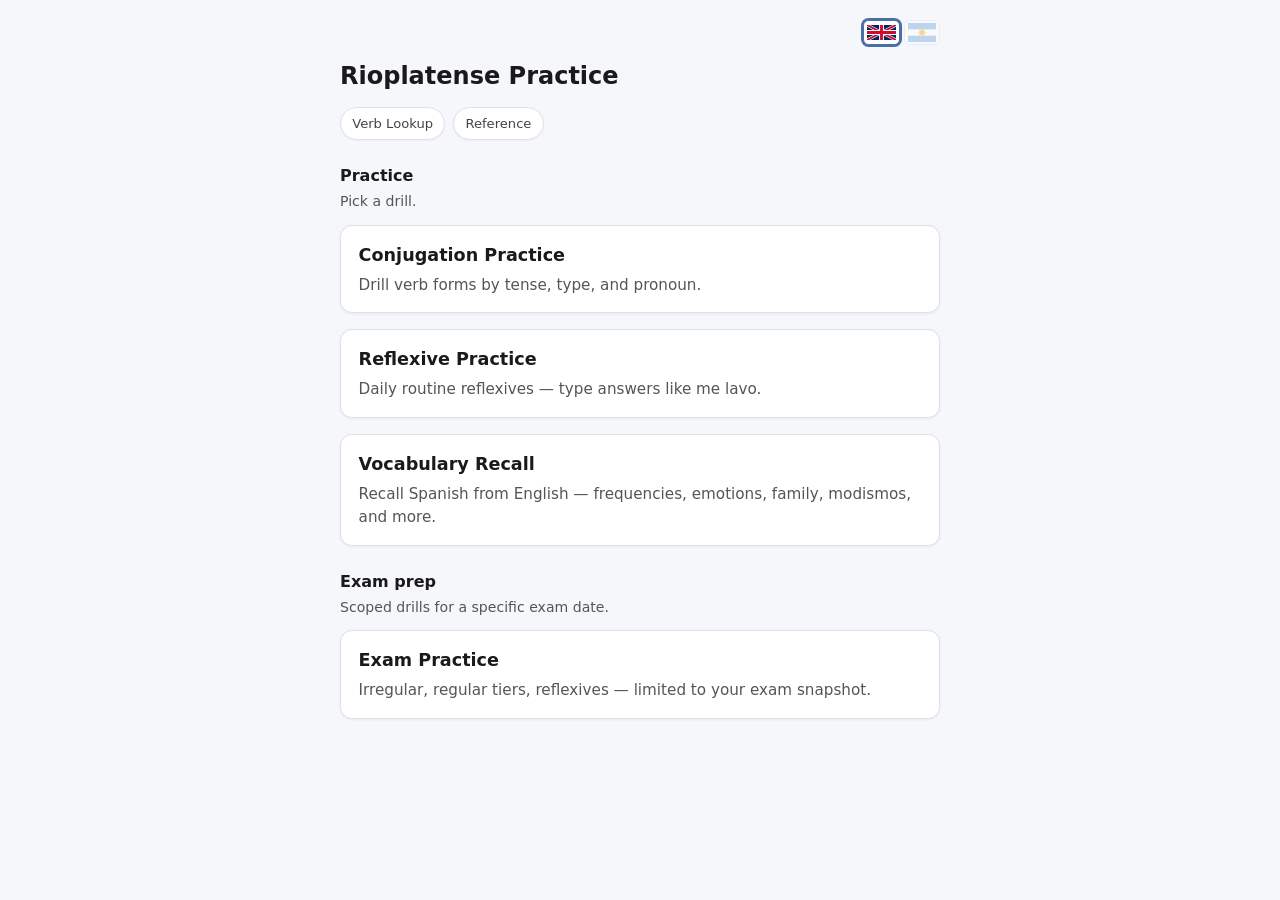
<file: index.html>
<!DOCTYPE html>
<html lang="en">
  <head>
    <meta charset="UTF-8" />
    <meta name="viewport" content="width=device-width, initial-scale=1.0" />
    <title>Rioplatense Practice</title>
    <link rel="stylesheet" href="css/style.css" />
  </head>
  <body>
    <main class="app">
      <header>
        <div class="header-top">
          <div id="locale-toggle"></div>
        </div>
        <h1 data-i18n="home.title">Rioplatense Practice</h1>
        <nav class="tools-bar" data-i18n-aria="nav.toolsAria">
          <!-- Card Creator hidden for now — page kept at card-creator.html; not used on phone. Re-enable when adding data via UI again. -->
          <a class="tool-link" href="verbs.html" data-i18n="nav.verbLookup">Verb Lookup</a>
          <a class="tool-link" href="reference.html" data-i18n="nav.reference">Reference</a>
        </nav>
      </header>

      <section class="home-section" aria-labelledby="practice-heading">
        <h2 id="practice-heading" class="home-section-title" data-i18n="home.practiceHeading">Practice</h2>
        <p class="home-section-intro" data-i18n="home.practiceIntro">Pick a drill.</p>
        <nav class="mode-nav" data-i18n-aria="nav.practiceDrillsAria">
          <a class="mode-card" href="conjugation.html">
            <h3 data-i18n="home.conjugationTitle">Conjugation Practice</h3>
            <p data-i18n="home.conjugationDesc">Drill verb forms by tense, type, and pronoun.</p>
          </a>
          <a class="mode-card" href="reflexive.html">
            <h3 data-i18n="home.reflexiveTitle">Reflexive Practice</h3>
            <p data-i18n="home.reflexiveDesc">Daily routine reflexives — type answers like me lavo.</p>
          </a>
          <a class="mode-card" href="vocab.html">
            <h3 data-i18n="home.vocabTitle">Vocabulary Recall</h3>
            <p data-i18n="home.vocabDesc">Recall Spanish from English — frequencies, emotions, family, modismos, and more.</p>
          </a>
        </nav>
      </section>

      <section class="home-section" aria-labelledby="exam-heading">
        <h2 id="exam-heading" class="home-section-title" data-i18n="home.examHeading">Exam prep</h2>
        <p class="home-section-intro" data-i18n="home.examIntro">Scoped drills for a specific exam date.</p>
        <nav class="mode-nav" data-i18n-aria="nav.examPracticeAria">
          <a class="mode-card" href="exam.html">
            <h3 data-i18n="home.examTitle">Exam Practice</h3>
            <p data-i18n="home.examDesc">Irregular, regular tiers, reflexives — limited to your exam snapshot.</p>
          </a>
        </nav>
      </section>
    </main>

    <script type="module" src="src/home.js"></script>
  </body>
</html>
</file>
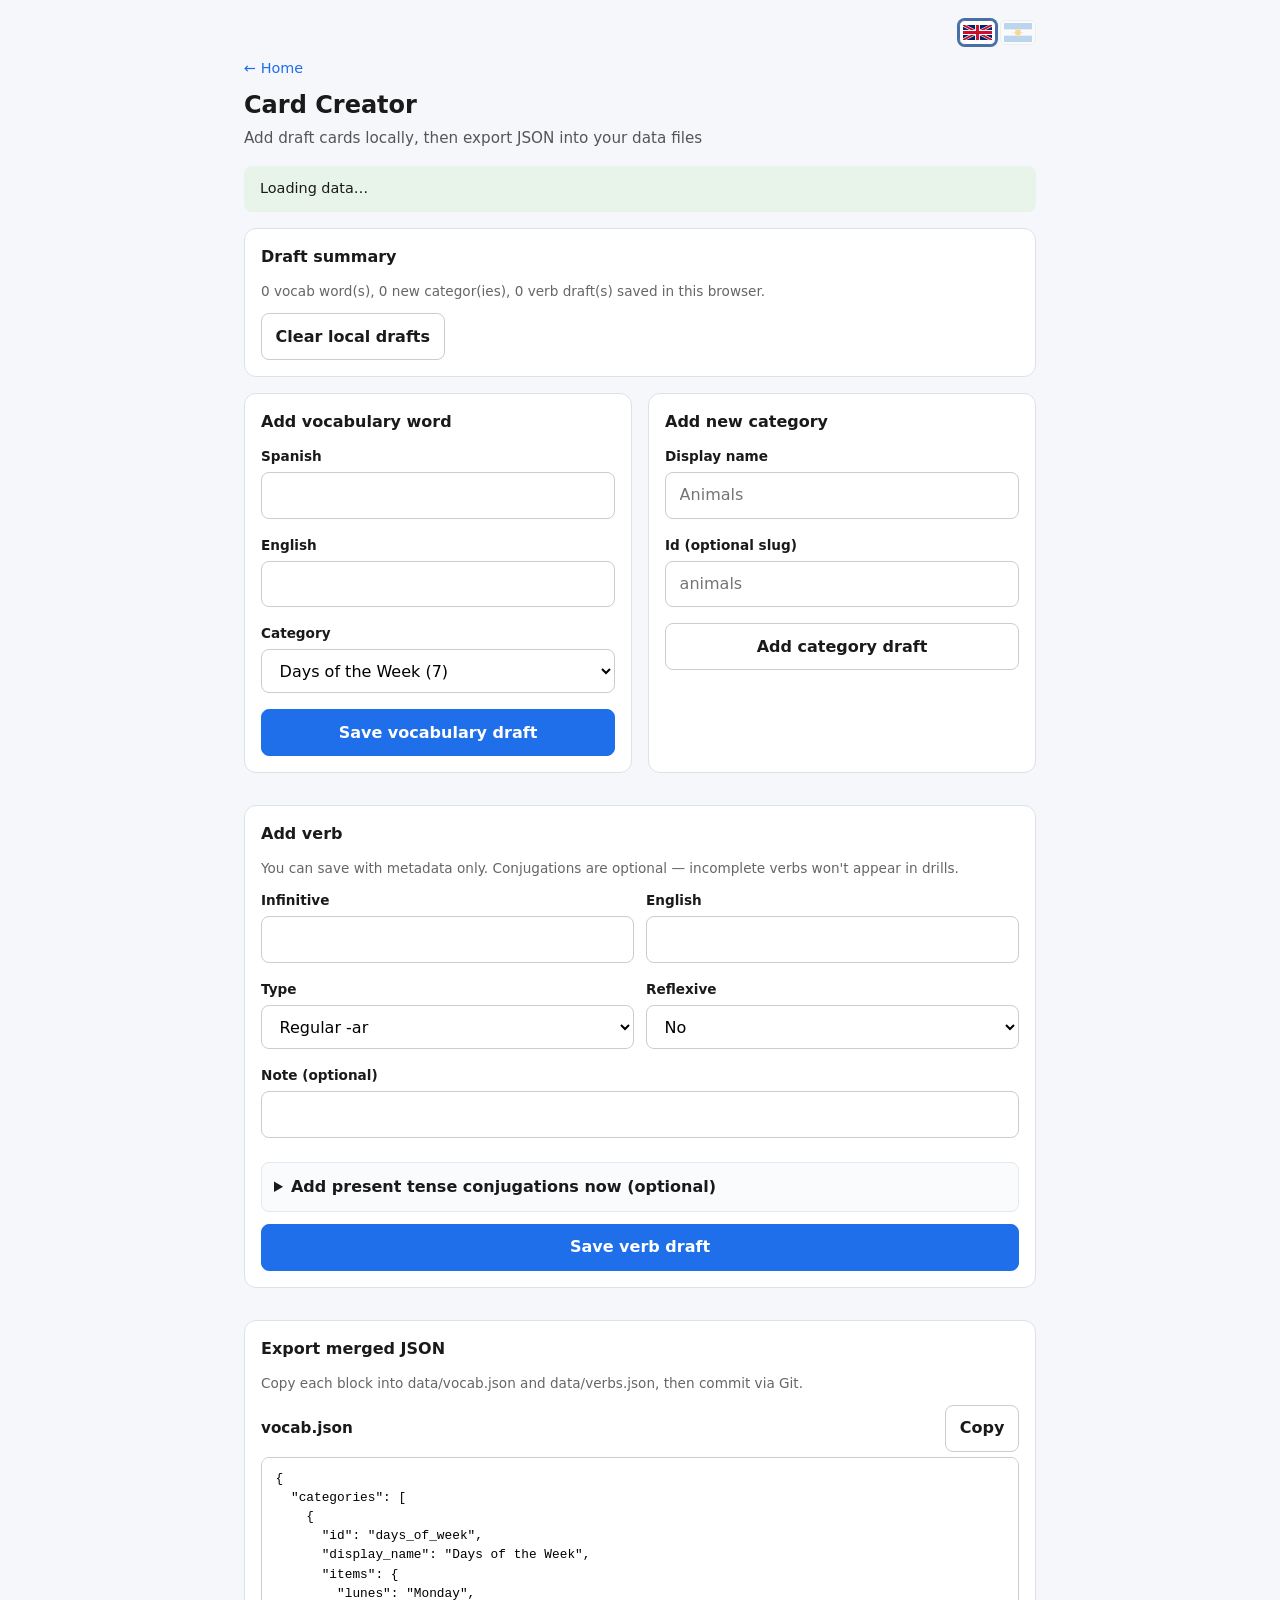
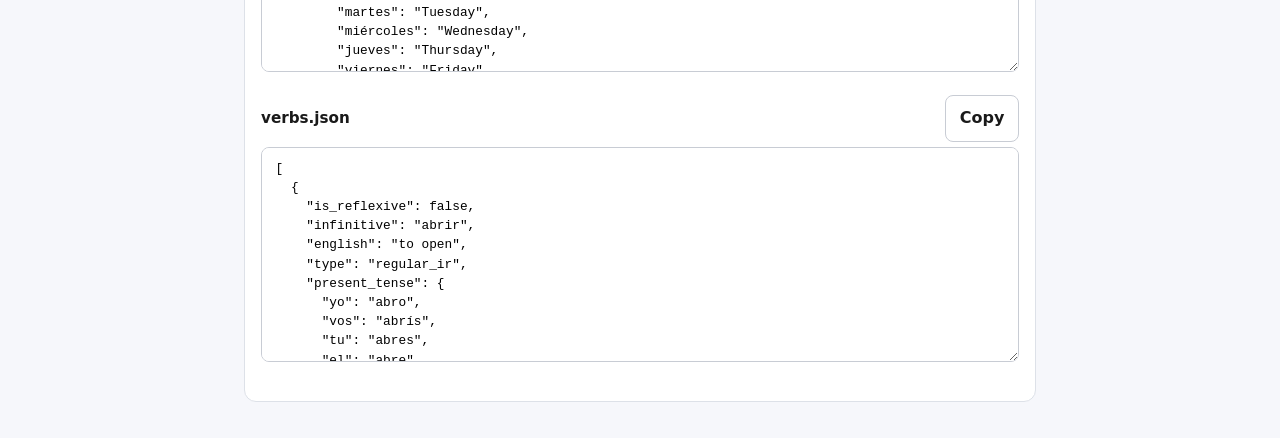
<file: card-creator.html>
<!DOCTYPE html>
<html lang="en">
  <head>
    <meta charset="UTF-8" />
    <meta name="viewport" content="width=device-width, initial-scale=1.0" />
    <title>Card Creator · Rioplatense</title>
    <link rel="stylesheet" href="css/style.css" />
  </head>
  <body>
    <main class="app app-wide">
      <header>
        <div class="header-top">
          <div id="locale-toggle"></div>
        </div>
        <p class="back-link"><a id="back-link" href="index.html" data-i18n="nav.home">← Home</a></p>
        <h1 data-i18n="page.creator.heading">Card Creator</h1>
        <p class="subtitle" data-i18n="page.creator.subtitle">Add draft cards locally, then export JSON into your data files</p>
      </header>

      <p id="status" class="status" aria-live="polite" data-i18n="creator.loading">Loading data…</p>

      <section class="panel">
        <h2 class="panel-title" data-i18n="creator.draftSummaryTitle">Draft summary</h2>
        <p id="draft-summary" class="field-hint"></p>
        <button type="button" id="clear-drafts" class="secondary-action" data-i18n="creator.clearDrafts">Clear local drafts</button>
      </section>

      <div class="creator-grid">
        <section class="panel">
          <h2 class="panel-title" data-i18n="creator.addVocabTitle">Add vocabulary word</h2>
          <form id="add-vocab-form" class="stack-form">
            <div class="field">
              <label for="vocab-spanish" data-i18n="creator.spanishLabel">Spanish</label>
              <input id="vocab-spanish" name="spanish" required autocomplete="off" />
            </div>
            <div class="field">
              <label for="vocab-english" data-i18n="creator.englishLabel">English</label>
              <input id="vocab-english" name="english" required autocomplete="off" />
            </div>
            <div class="field">
              <label for="vocab-category" data-i18n="creator.categoryLabel">Category</label>
              <select id="vocab-category" name="categoryId" required></select>
            </div>
            <button type="submit" class="primary-action" data-i18n="creator.saveVocabDraft">Save vocabulary draft</button>
          </form>
        </section>

        <section class="panel">
          <h2 class="panel-title" data-i18n="creator.addCategoryTitle">Add new category</h2>
          <form id="add-category-form" class="stack-form">
            <div class="field">
              <label for="category-name" data-i18n="creator.displayNameLabel">Display name</label>
              <input id="category-name" name="displayName" data-i18n-placeholder="creator.displayNamePlaceholder" placeholder="Animals" required autocomplete="off" />
            </div>
            <div class="field">
              <label for="category-id" data-i18n="creator.categoryIdLabel">Id (optional slug)</label>
              <input id="category-id" name="categoryId" data-i18n-placeholder="creator.categoryIdPlaceholder" placeholder="animals" autocomplete="off" />
            </div>
            <button type="submit" class="secondary-action" data-i18n="creator.addCategoryDraft">Add category draft</button>
          </form>
        </section>

        <section class="panel panel-wide">
          <h2 class="panel-title" data-i18n="creator.addVerbTitle">Add verb</h2>
          <p class="field-hint" data-i18n="creator.addVerbHint">You can save with metadata only. Conjugations are optional — incomplete verbs won't appear in drills.</p>
          <form id="add-verb-form" class="stack-form">
            <div class="creator-row">
              <div class="field">
                <label for="verb-infinitive" data-i18n="creator.infinitiveLabel">Infinitive</label>
                <input id="verb-infinitive" name="infinitive" required autocomplete="off" />
              </div>
              <div class="field">
                <label for="verb-english" data-i18n="creator.englishLabel">English</label>
                <input id="verb-english" name="english" required autocomplete="off" />
              </div>
            </div>
            <div class="creator-row">
              <div class="field">
                <label for="verb-type" data-i18n="creator.typeLabel">Type</label>
                <select id="verb-type" name="type" required></select>
              </div>
              <div class="field">
                <label for="verb-reflexive" data-i18n="creator.reflexiveLabel">Reflexive</label>
                <select id="verb-reflexive" name="isReflexive">
                  <option value="false" data-i18n="creator.no">No</option>
                  <option value="true" data-i18n="creator.yes">Yes</option>
                </select>
              </div>
            </div>
            <div class="field">
              <label for="verb-note" data-i18n="creator.noteLabel">Note (optional)</label>
              <input id="verb-note" name="note" autocomplete="off" />
            </div>

            <details class="conjugation-details">
              <summary data-i18n="creator.conjugationsSummary">Add present tense conjugations now (optional)</summary>
              <div id="conjugation-fields" class="conjugation-grid"></div>
            </details>

            <button type="submit" class="primary-action" data-i18n="creator.saveVerbDraft">Save verb draft</button>
          </form>
        </section>

        <section class="panel panel-wide">
          <h2 class="panel-title" data-i18n="creator.exportTitle">Export merged JSON</h2>
          <p class="field-hint" data-i18n="creator.exportHint">Copy each block into data/vocab.json and data/verbs.json, then commit via Git.</p>
          <div class="export-block">
            <div class="export-header">
              <h3 data-i18n="creator.exportVocabFile">vocab.json</h3>
              <button type="button" id="copy-vocab" class="secondary-action" data-i18n="creator.copy">Copy</button>
            </div>
            <textarea id="export-vocab" readonly rows="10"></textarea>
          </div>
          <div class="export-block">
            <div class="export-header">
              <h3 data-i18n="creator.exportVerbsFile">verbs.json</h3>
              <button type="button" id="copy-verbs" class="secondary-action" data-i18n="creator.copy">Copy</button>
            </div>
            <textarea id="export-verbs" readonly rows="10"></textarea>
          </div>
        </section>
      </div>
    </main>

    <script type="module" src="src/card-creator.js"></script>
  </body>
</html>
</file>
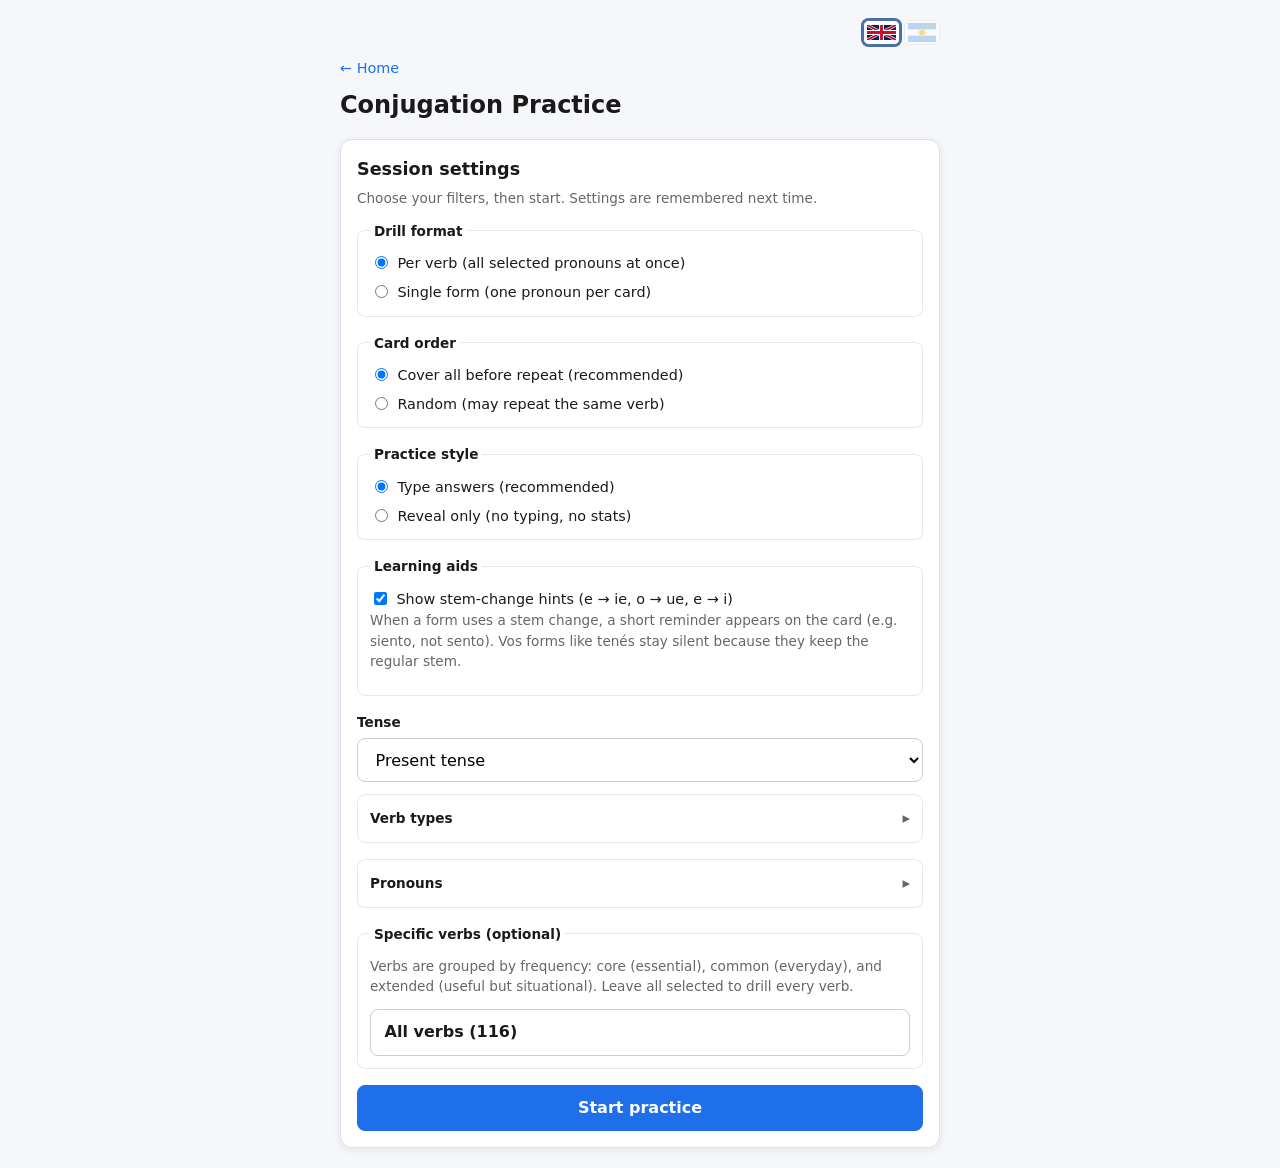
<file: conjugation.html>
<!DOCTYPE html>
<html lang="en">
  <head>
    <meta charset="UTF-8" />
    <meta name="viewport" content="width=device-width, initial-scale=1.0" />
    <title>Conjugation Practice · Rioplatense</title>
    <link rel="stylesheet" href="css/style.css" />
  </head>
  <body>
    <main class="app">
      <header>
        <div class="header-top">
          <div id="locale-toggle"></div>
        </div>
        <p class="back-link"><a id="back-link" href="index.html" data-i18n="nav.home">← Home</a></p>
        <h1 id="page-title" data-i18n="page.conjugation.heading">Conjugation Practice</h1>
        <p id="exam-scope-banner" class="exam-scope-banner" hidden></p>
      </header>

      <div id="settings-overlay" class="settings-overlay">
        <section class="settings-dialog" aria-labelledby="conjugation-settings-title">
          <h2 id="conjugation-settings-title" data-i18n="settings.sessionTitle">Session settings</h2>
          <p id="settings-intro" class="field-hint" data-i18n="settings.conjugationIntro">Choose your filters, then start. Settings are remembered next time.</p>

          <fieldset class="fieldset">
            <legend data-i18n="settings.drillFormatLegend">Drill format</legend>
            <div class="radio-group">
              <label class="radio-label">
                <input type="radio" name="drill-style" value="per_verb" checked />
                <span data-i18n="settings.drillFormatPerVerb">Per verb (all selected pronouns at once)</span>
              </label>
              <label class="radio-label">
                <input type="radio" name="drill-style" value="single" />
                <span data-i18n="settings.drillFormatSingle">Single form (one pronoun per card)</span>
              </label>
            </div>
          </fieldset>

          <fieldset class="fieldset">
            <legend data-i18n="settings.cardOrderLegend">Card order</legend>
            <div class="radio-group">
              <label class="radio-label">
                <input type="radio" name="card-order" value="deck" checked />
                <span data-i18n="settings.cardOrderDeck">Cover all before repeat (recommended)</span>
              </label>
              <label class="radio-label">
                <input type="radio" name="card-order" value="random" />
                <span data-i18n="settings.cardOrderRandom">Random (may repeat the same verb)</span>
              </label>
            </div>
          </fieldset>

          <fieldset class="fieldset">
            <legend data-i18n="settings.practiceStyleLegend">Practice style</legend>
            <div class="radio-group">
              <label class="radio-label">
                <input type="radio" name="input-mode" value="type" checked />
                <span data-i18n="settings.inputModeType">Type answers (recommended)</span>
              </label>
              <label class="radio-label">
                <input type="radio" name="input-mode" value="reveal" />
                <span data-i18n="settings.inputModeReveal">Reveal only (no typing, no stats)</span>
              </label>
            </div>
          </fieldset>

          <fieldset class="fieldset">
            <legend data-i18n="settings.learningAidsLegend">Learning aids</legend>
            <label class="checkbox-label">
              <input type="checkbox" name="stem-hints" checked />
              <span data-i18n="settings.stemHintsLabel">Show stem-change hints (e → ie, o → ue, e → i)</span>
            </label>
            <p class="field-hint" data-i18n="settings.stemHintsHintConjugation">
              When a form uses a stem change, a short reminder appears on the card (e.g. siento, not sento). Vos forms like tenés stay silent because they keep the regular stem.
            </p>
          </fieldset>

          <div class="field">
            <label for="tense" data-i18n="settings.tenseLabel">Tense</label>
            <select id="tense"></select>
          </div>

          <details class="fieldset collapsible">
            <summary data-i18n="settings.verbTypesSummary">Verb types</summary>
            <div id="verb-type-filters" class="checkbox-grid"></div>
          </details>

          <details class="fieldset collapsible">
            <summary data-i18n="settings.pronounsSummary">Pronouns</summary>
            <div id="pronoun-filters" class="checkbox-grid"></div>
          </details>

          <fieldset class="fieldset">
            <legend data-i18n="settings.specificVerbsLegend">Specific verbs (optional)</legend>
            <p class="field-hint" data-i18n="settings.specificVerbsHintConjugation">
              Verbs are grouped by frequency: core (essential), common (everyday), and extended (useful but situational). Leave all selected to drill every verb.
            </p>
            <button
              type="button"
              id="verb-picker-toggle"
              class="picker-toggle secondary-action"
              aria-expanded="false"
              aria-controls="verb-picker-modal"
              data-i18n="verbPicker.allVerbs"
            >
              All verbs
            </button>
          </fieldset>

          <div
            id="verb-picker-modal"
            class="modal-overlay"
            hidden
            role="dialog"
            aria-modal="true"
            aria-labelledby="verb-picker-title"
          >
            <section class="modal-dialog modal-dialog-wide">
              <h2 id="verb-picker-title" data-i18n="verbPicker.chooseVerbs">Choose verbs</h2>
              <div class="picker-toolbar">
                <button type="button" id="verb-select-core" class="secondary-action" data-i18n="verbPicker.coreOnly">Core only</button>
                <button type="button" id="verb-select-common" class="secondary-action" data-i18n="verbPicker.coreCommon">Core + common</button>
                <button type="button" id="verb-select-all" class="secondary-action" data-i18n="verbPicker.selectAll">Select all</button>
                <button type="button" id="verb-clear-all" class="secondary-action" data-i18n="verbPicker.clearAll">Clear all</button>
              </div>
              <div id="verb-filters" class="picker-scroll verb-picker-list"></div>
              <button type="button" id="verb-picker-done" class="primary-action" data-i18n="verbPicker.done">Done</button>
            </section>
          </div>

          <button type="button" id="start-practice" class="primary-action" data-i18n="settings.startPractice">Start practice</button>
        </section>
      </div>

      <div id="drill-session" hidden>
        <div id="session-bar" class="session-bar">
          <button type="button" id="stats-toggle" class="stats-chip" aria-haspopup="dialog"></button>
          <button type="button" id="change-settings" class="secondary-action" data-i18n="settings.changeSettings">Change settings</button>
        </div>

        <p id="dialect-warning" class="dialect-warning" hidden></p>
        <section id="card" class="card" aria-live="polite"></section>
        <p id="meta" class="meta"></p>

        <form id="answer-form" class="answer-form">
          <div id="single-answer-row" class="single-answer-row">
            <label for="answer-input" data-i18n="drill.yourAnswer">Your answer</label>
            <input id="answer-input" type="text" autocomplete="off" autocapitalize="off" spellcheck="false" />
          </div>
        </form>
        <div id="table-answer-fields" class="conjugation-table-drill" hidden></div>

        <p id="answer-feedback" class="answer-feedback" hidden aria-live="polite"></p>

        <div class="drill-actions">
          <button type="button" id="primary-action" class="primary-action" data-action="check" data-i18n="drill.check">Check</button>
          <div id="secondary-actions" class="secondary-actions">
            <button type="button" id="reveal-answer" class="secondary-action" data-i18n="drill.revealAnswer">Reveal Answer</button>
          </div>
        </div>
      </div>

      <div
        id="verb-detail-modal"
        class="modal-overlay"
        hidden
        role="dialog"
        aria-modal="true"
        aria-labelledby="verb-detail-title"
      >
        <section class="modal-dialog modal-dialog-wide">
          <div id="verb-detail-body"></div>
          <button type="button" id="verb-detail-close" class="primary-action" data-i18n="settings.close">Close</button>
        </section>
      </div>

      <div id="stats-modal" class="modal-overlay" hidden role="dialog" aria-modal="true" aria-labelledby="stats-modal-title">
        <section class="modal-dialog">
          <div id="stats-modal-body"></div>
          <button type="button" id="stats-modal-close" class="primary-action" data-i18n="settings.close">Close</button>
        </section>
      </div>
    </main>

    <script type="module" src="src/conjugation.js"></script>
  </body>
</html>
</file>
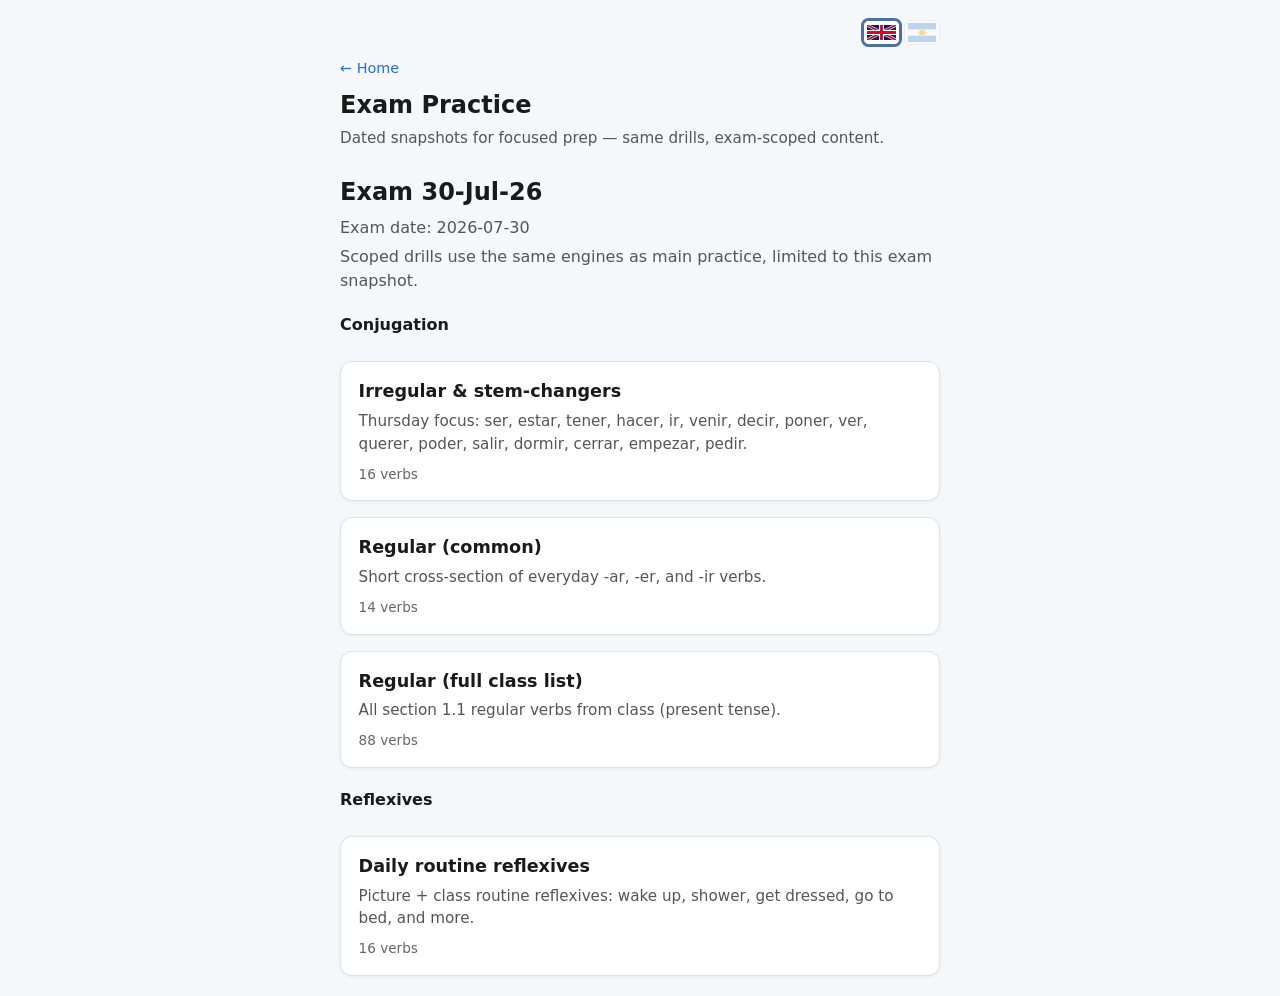
<file: exam.html>
<!DOCTYPE html>
<html lang="en">
  <head>
    <meta charset="UTF-8" />
    <meta name="viewport" content="width=device-width, initial-scale=1.0" />
    <title>Exam Practice · Rioplatense</title>
    <link rel="stylesheet" href="css/style.css" />
  </head>
  <body>
    <main class="app">
      <header>
        <div class="header-top">
          <div id="locale-toggle"></div>
        </div>
        <p class="back-link"><a id="back-link" href="index.html" data-i18n="nav.home">← Home</a></p>
        <h1 data-i18n="page.exam.heading">Exam Practice</h1>
        <p class="subtitle" data-i18n="page.exam.subtitle">Dated snapshots for focused prep — same drills, exam-scoped content.</p>
      </header>

      <p id="exam-status" class="status error" hidden></p>
      <div id="exam-list"></div>
    </main>

    <script type="module" src="src/exam-hub.js"></script>
  </body>
</html>
</file>
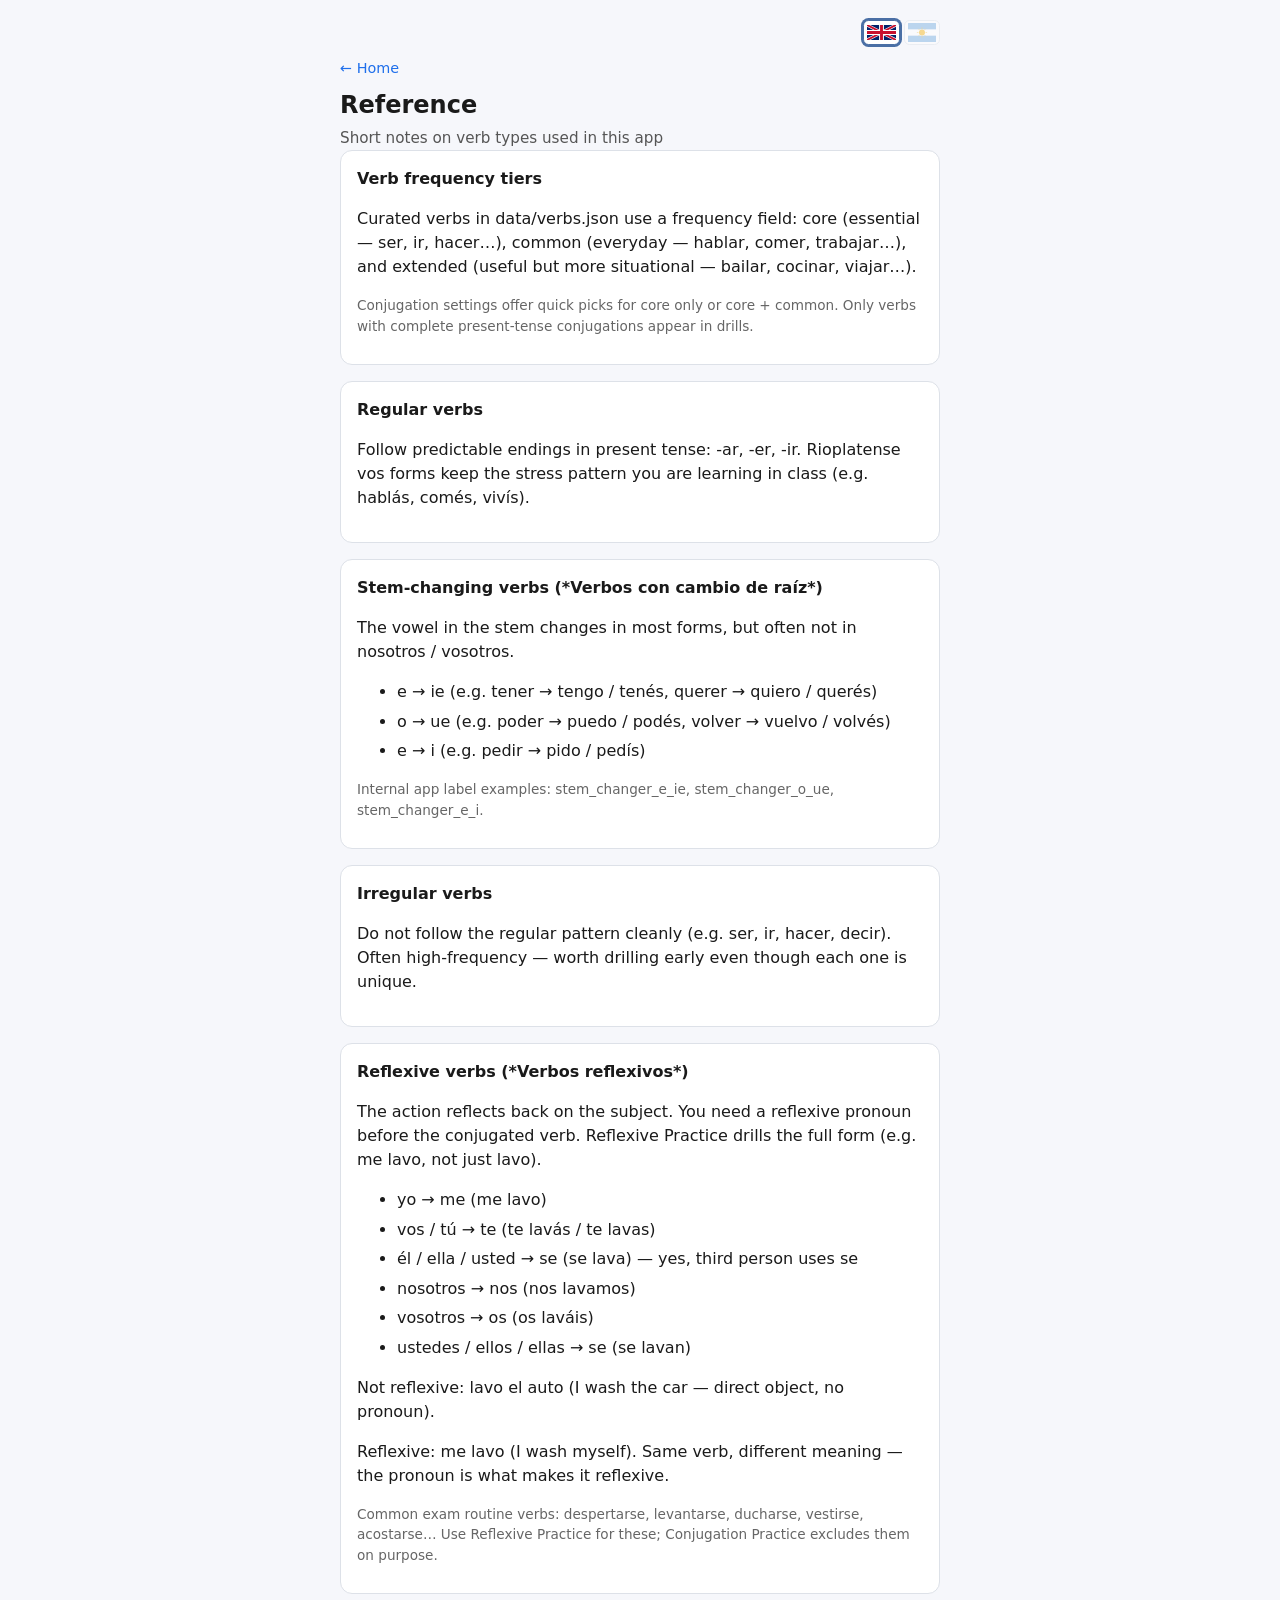
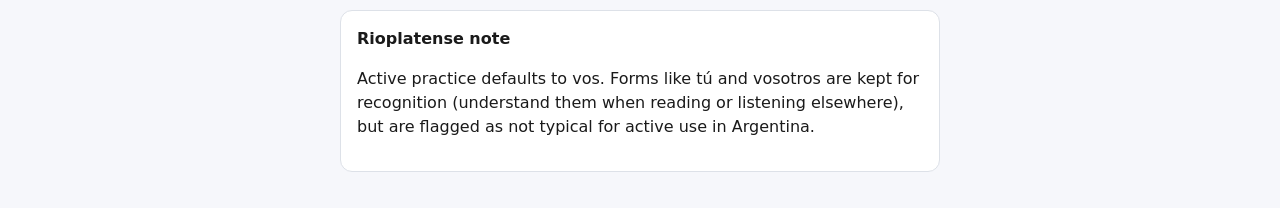
<file: reference.html>
<!DOCTYPE html>
<html lang="en">
  <head>
    <meta charset="UTF-8" />
    <meta name="viewport" content="width=device-width, initial-scale=1.0" />
    <title>Reference · Rioplatense Practice</title>
    <link rel="stylesheet" href="css/style.css" />
  </head>
  <body>
    <main class="app">
      <header>
        <div class="header-top">
          <div id="locale-toggle"></div>
        </div>
        <p class="back-link"><a id="back-link" href="index.html" data-i18n="nav.home">← Home</a></p>
        <h1 data-i18n="page.reference.heading">Reference</h1>
        <p class="subtitle" data-i18n="page.reference.subtitle">Short notes on verb types used in this app</p>
      </header>

      <section class="panel">
        <h2 class="panel-title" data-i18n="reference.frequency.title">Verb frequency tiers</h2>
        <p data-i18n="reference.frequency.body1">
          Curated verbs in data/verbs.json use a frequency field: core (essential — ser, ir, hacer…), common (everyday — hablar, comer, trabajar…), and extended (useful but more situational — bailar, cocinar, viajar…).
        </p>
        <p class="field-hint" data-i18n="reference.frequency.hint">
          Conjugation settings offer quick picks for core only or core + common. Only verbs with complete present-tense conjugations appear in drills.
        </p>
      </section>

      <section class="panel">
        <h2 class="panel-title" data-i18n="reference.regular.title">Regular verbs</h2>
        <p data-i18n="reference.regular.body">
          Follow predictable endings in present tense: -ar, -er, -ir. Rioplatense vos forms keep the stress pattern you are learning in class (e.g. hablás, comés, vivís).
        </p>
      </section>

      <section class="panel">
        <h2 class="panel-title" data-i18n="reference.stemChanging.title">Stem-changing verbs (*Verbos con cambio de raíz*)</h2>
        <p data-i18n="reference.stemChanging.intro">
          The vowel in the stem changes in most forms, but often not in nosotros / vosotros.
        </p>
        <ul class="reference-list">
          <li data-i18n="reference.stemChanging.e_ie">e → ie (e.g. tener → tengo / tenés, querer → quiero / querés)</li>
          <li data-i18n="reference.stemChanging.o_ue">o → ue (e.g. poder → puedo / podés, volver → vuelvo / volvés)</li>
          <li data-i18n="reference.stemChanging.e_i">e → i (e.g. pedir → pido / pedís)</li>
        </ul>
        <p class="field-hint" data-i18n="reference.stemChanging.hint">
          Internal app label examples: stem_changer_e_ie, stem_changer_o_ue, stem_changer_e_i.
        </p>
      </section>

      <section class="panel">
        <h2 class="panel-title" data-i18n="reference.irregular.title">Irregular verbs</h2>
        <p data-i18n="reference.irregular.body">
          Do not follow the regular pattern cleanly (e.g. ser, ir, hacer, decir). Often high-frequency — worth drilling early even though each one is unique.
        </p>
      </section>

      <section class="panel">
        <h2 class="panel-title" data-i18n="reference.reflexive.title">Reflexive verbs (*Verbos reflexivos*)</h2>
        <p data-i18n="reference.reflexive.intro">
          The action reflects back on the subject. You need a reflexive pronoun before the conjugated verb. Reflexive Practice drills the full form (e.g. me lavo, not just lavo).
        </p>
        <ul class="reference-list">
          <li data-i18n="reference.reflexive.yo">yo → me (me lavo)</li>
          <li data-i18n="reference.reflexive.vosTu">vos / tú → te (te lavás / te lavas)</li>
          <li data-i18n="reference.reflexive.el">él / ella / usted → se (se lava) — yes, third person uses se</li>
          <li data-i18n="reference.reflexive.nosotros">nosotros → nos (nos lavamos)</li>
          <li data-i18n="reference.reflexive.vosotros">vosotros → os (os laváis)</li>
          <li data-i18n="reference.reflexive.ustedes">ustedes / ellos / ellas → se (se lavan)</li>
        </ul>
        <p data-i18n="reference.reflexive.notReflexive">
          Not reflexive: lavo el auto (I wash the car — direct object, no pronoun).
        </p>
        <p data-i18n="reference.reflexive.isReflexive">
          Reflexive: me lavo (I wash myself). Same verb, different meaning — the pronoun is what makes it reflexive.
        </p>
        <p class="field-hint" data-i18n="reference.reflexive.hint">
          Common exam routine verbs: despertarse, levantarse, ducharse, vestirse, acostarse… Use Reflexive Practice for these; Conjugation Practice excludes them on purpose.
        </p>
      </section>

      <section class="panel">
        <h2 class="panel-title" data-i18n="reference.rioplatense.title">Rioplatense note</h2>
        <p data-i18n="reference.rioplatense.body">
          Active practice defaults to vos. Forms like tú and vosotros are kept for recognition (understand them when reading or listening elsewhere), but are flagged as not typical for active use in Argentina.
        </p>
      </section>
    </main>

    <script type="module" src="src/reference.js"></script>
  </body>
</html>
</file>
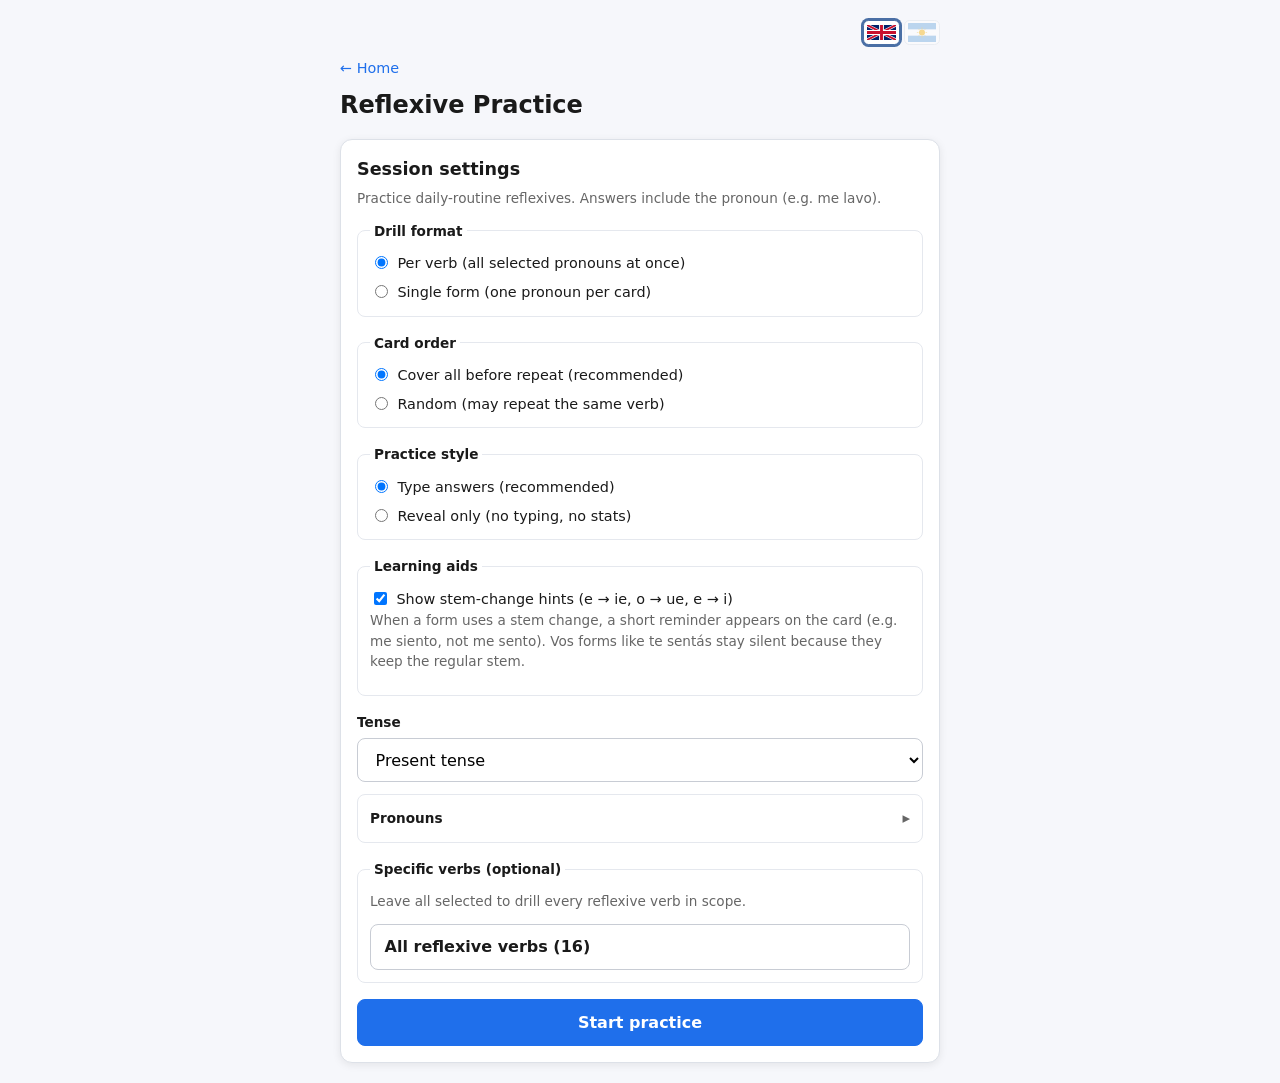
<file: reflexive.html>
<!DOCTYPE html>
<html lang="en">
  <head>
    <meta charset="UTF-8" />
    <meta name="viewport" content="width=device-width, initial-scale=1.0" />
    <title>Reflexive Practice · Rioplatense</title>
    <link rel="stylesheet" href="css/style.css" />
  </head>
  <body>
    <main class="app">
      <header>
        <div class="header-top">
          <div id="locale-toggle"></div>
        </div>
        <p class="back-link"><a id="back-link" href="index.html" data-i18n="nav.home">← Home</a></p>
        <h1 id="page-title" data-i18n="page.reflexive.heading">Reflexive Practice</h1>
        <p id="exam-scope-banner" class="exam-scope-banner" hidden></p>
      </header>

      <div id="settings-overlay" class="settings-overlay">
        <section class="settings-dialog" aria-labelledby="reflexive-settings-title">
          <h2 id="reflexive-settings-title" data-i18n="settings.sessionTitle">Session settings</h2>
          <p id="settings-intro" class="field-hint" data-i18n="settings.reflexiveIntro">
            Practice daily-routine reflexives. Answers include the pronoun (e.g. me lavo).
          </p>

          <fieldset class="fieldset">
            <legend data-i18n="settings.drillFormatLegend">Drill format</legend>
            <div class="radio-group">
              <label class="radio-label">
                <input type="radio" name="drill-style" value="per_verb" checked />
                <span data-i18n="settings.drillFormatPerVerb">Per verb (all selected pronouns at once)</span>
              </label>
              <label class="radio-label">
                <input type="radio" name="drill-style" value="single" />
                <span data-i18n="settings.drillFormatSingle">Single form (one pronoun per card)</span>
              </label>
            </div>
          </fieldset>

          <fieldset class="fieldset">
            <legend data-i18n="settings.cardOrderLegend">Card order</legend>
            <div class="radio-group">
              <label class="radio-label">
                <input type="radio" name="card-order" value="deck" checked />
                <span data-i18n="settings.cardOrderDeck">Cover all before repeat (recommended)</span>
              </label>
              <label class="radio-label">
                <input type="radio" name="card-order" value="random" />
                <span data-i18n="settings.cardOrderRandom">Random (may repeat the same verb)</span>
              </label>
            </div>
          </fieldset>

          <fieldset class="fieldset">
            <legend data-i18n="settings.practiceStyleLegend">Practice style</legend>
            <div class="radio-group">
              <label class="radio-label">
                <input type="radio" name="input-mode" value="type" checked />
                <span data-i18n="settings.inputModeType">Type answers (recommended)</span>
              </label>
              <label class="radio-label">
                <input type="radio" name="input-mode" value="reveal" />
                <span data-i18n="settings.inputModeReveal">Reveal only (no typing, no stats)</span>
              </label>
            </div>
          </fieldset>

          <fieldset class="fieldset">
            <legend data-i18n="settings.learningAidsLegend">Learning aids</legend>
            <label class="checkbox-label">
              <input type="checkbox" name="stem-hints" checked />
              <span data-i18n="settings.stemHintsLabel">Show stem-change hints (e → ie, o → ue, e → i)</span>
            </label>
            <p class="field-hint" data-i18n="settings.stemHintsHintReflexive">
              When a form uses a stem change, a short reminder appears on the card (e.g. me siento, not me sento). Vos forms like te sentás stay silent because they keep the regular stem.
            </p>
          </fieldset>

          <div class="field">
            <label for="tense" data-i18n="settings.tenseLabel">Tense</label>
            <select id="tense"></select>
          </div>

          <details class="fieldset collapsible">
            <summary data-i18n="settings.pronounsSummary">Pronouns</summary>
            <div id="pronoun-filters" class="checkbox-grid"></div>
          </details>

          <fieldset class="fieldset">
            <legend data-i18n="settings.specificVerbsLegend">Specific verbs (optional)</legend>
            <p class="field-hint" data-i18n="settings.specificVerbsHintReflexive">Leave all selected to drill every reflexive verb in scope.</p>
            <button
              type="button"
              id="verb-picker-toggle"
              class="picker-toggle secondary-action"
              aria-expanded="false"
              aria-controls="verb-picker-modal"
              data-i18n="verbPicker.allVerbs"
            >
              All verbs
            </button>
          </fieldset>

          <div
            id="verb-picker-modal"
            class="modal-overlay"
            hidden
            role="dialog"
            aria-modal="true"
            aria-labelledby="verb-picker-title"
          >
            <section class="modal-dialog modal-dialog-wide">
              <h2 id="verb-picker-title" data-i18n="verbPicker.chooseReflexiveVerbs">Choose reflexive verbs</h2>
              <div class="picker-toolbar">
                <button type="button" id="verb-select-core" class="secondary-action" data-i18n="verbPicker.coreOnly">Core only</button>
                <button type="button" id="verb-select-common" class="secondary-action" data-i18n="verbPicker.coreCommon">Core + common</button>
                <button type="button" id="verb-select-all" class="secondary-action" data-i18n="verbPicker.selectAll">Select all</button>
                <button type="button" id="verb-clear-all" class="secondary-action" data-i18n="verbPicker.clearAll">Clear all</button>
              </div>
              <div id="verb-filters" class="picker-scroll verb-picker-list"></div>
              <button type="button" id="verb-picker-done" class="primary-action" data-i18n="verbPicker.done">Done</button>
            </section>
          </div>

          <button type="button" id="start-practice" class="primary-action" data-i18n="settings.startPractice">Start practice</button>
        </section>
      </div>

      <div id="drill-session" hidden>
        <div id="session-bar" class="session-bar">
          <button type="button" id="stats-toggle" class="stats-chip" aria-haspopup="dialog"></button>
          <button type="button" id="change-settings" class="secondary-action" data-i18n="settings.changeSettings">Change settings</button>
        </div>

        <p id="dialect-warning" class="dialect-warning" hidden></p>
        <section id="card" class="card" aria-live="polite"></section>
        <p id="meta" class="meta"></p>

        <form id="answer-form" class="answer-form">
          <div id="single-answer-row" class="single-answer-row">
            <label for="answer-input" data-i18n="drill.yourAnswer">Your answer</label>
            <input id="answer-input" type="text" autocomplete="off" autocapitalize="off" spellcheck="false" />
          </div>
        </form>
        <div id="table-answer-fields" class="conjugation-table-drill" hidden></div>

        <p id="answer-feedback" class="answer-feedback" hidden aria-live="polite"></p>

        <div class="drill-actions">
          <button type="button" id="primary-action" class="primary-action" data-action="check" data-i18n="drill.check">Check</button>
          <div id="secondary-actions" class="secondary-actions">
            <button type="button" id="reveal-answer" class="secondary-action" data-i18n="drill.revealAnswer">Reveal Answer</button>
          </div>
        </div>
      </div>

      <div
        id="verb-detail-modal"
        class="modal-overlay"
        hidden
        role="dialog"
        aria-modal="true"
        aria-labelledby="verb-detail-title"
      >
        <section class="modal-dialog modal-dialog-wide">
          <div id="verb-detail-body"></div>
          <button type="button" id="verb-detail-close" class="primary-action" data-i18n="settings.close">Close</button>
        </section>
      </div>

      <div id="stats-modal" class="modal-overlay" hidden role="dialog" aria-modal="true" aria-labelledby="stats-modal-title">
        <section class="modal-dialog">
          <div id="stats-modal-body"></div>
          <button type="button" id="stats-modal-close" class="primary-action" data-i18n="settings.close">Close</button>
        </section>
      </div>
    </main>

    <script type="module" src="src/reflexive.js"></script>
  </body>
</html>
</file>
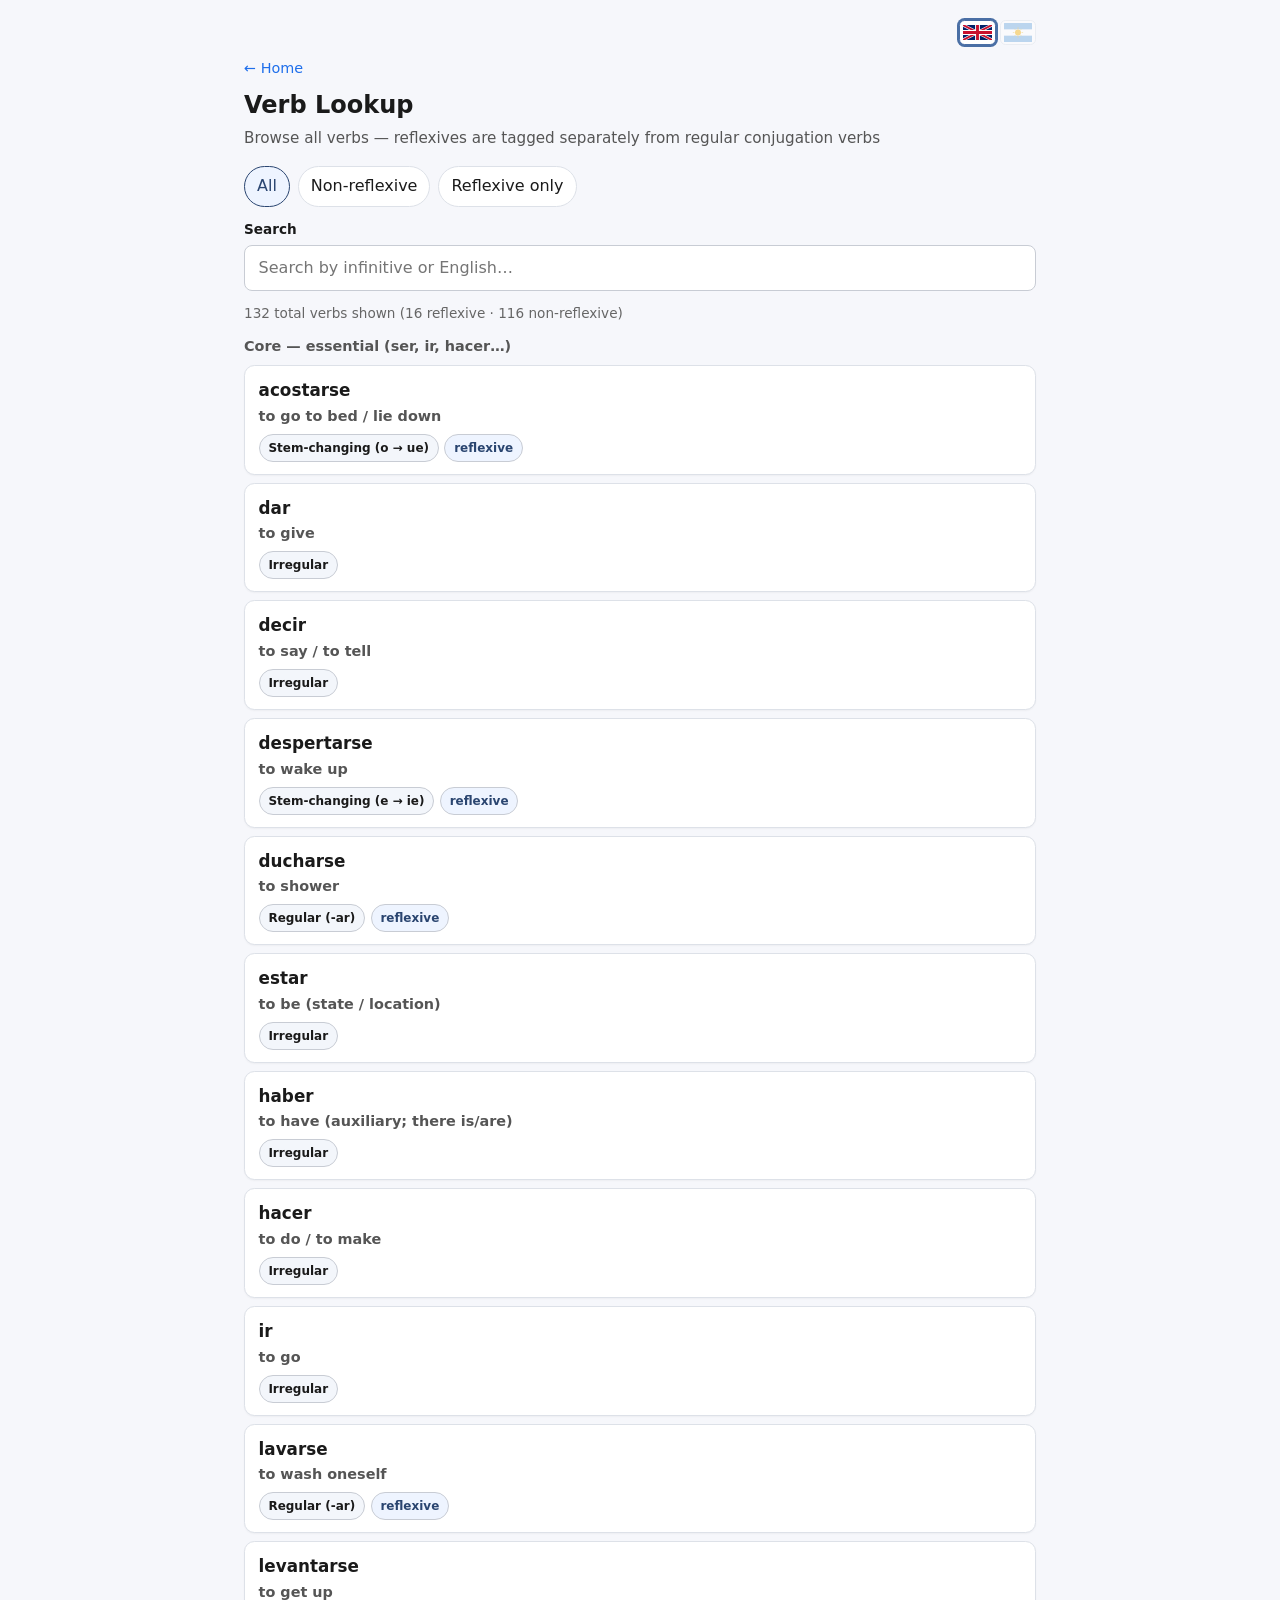
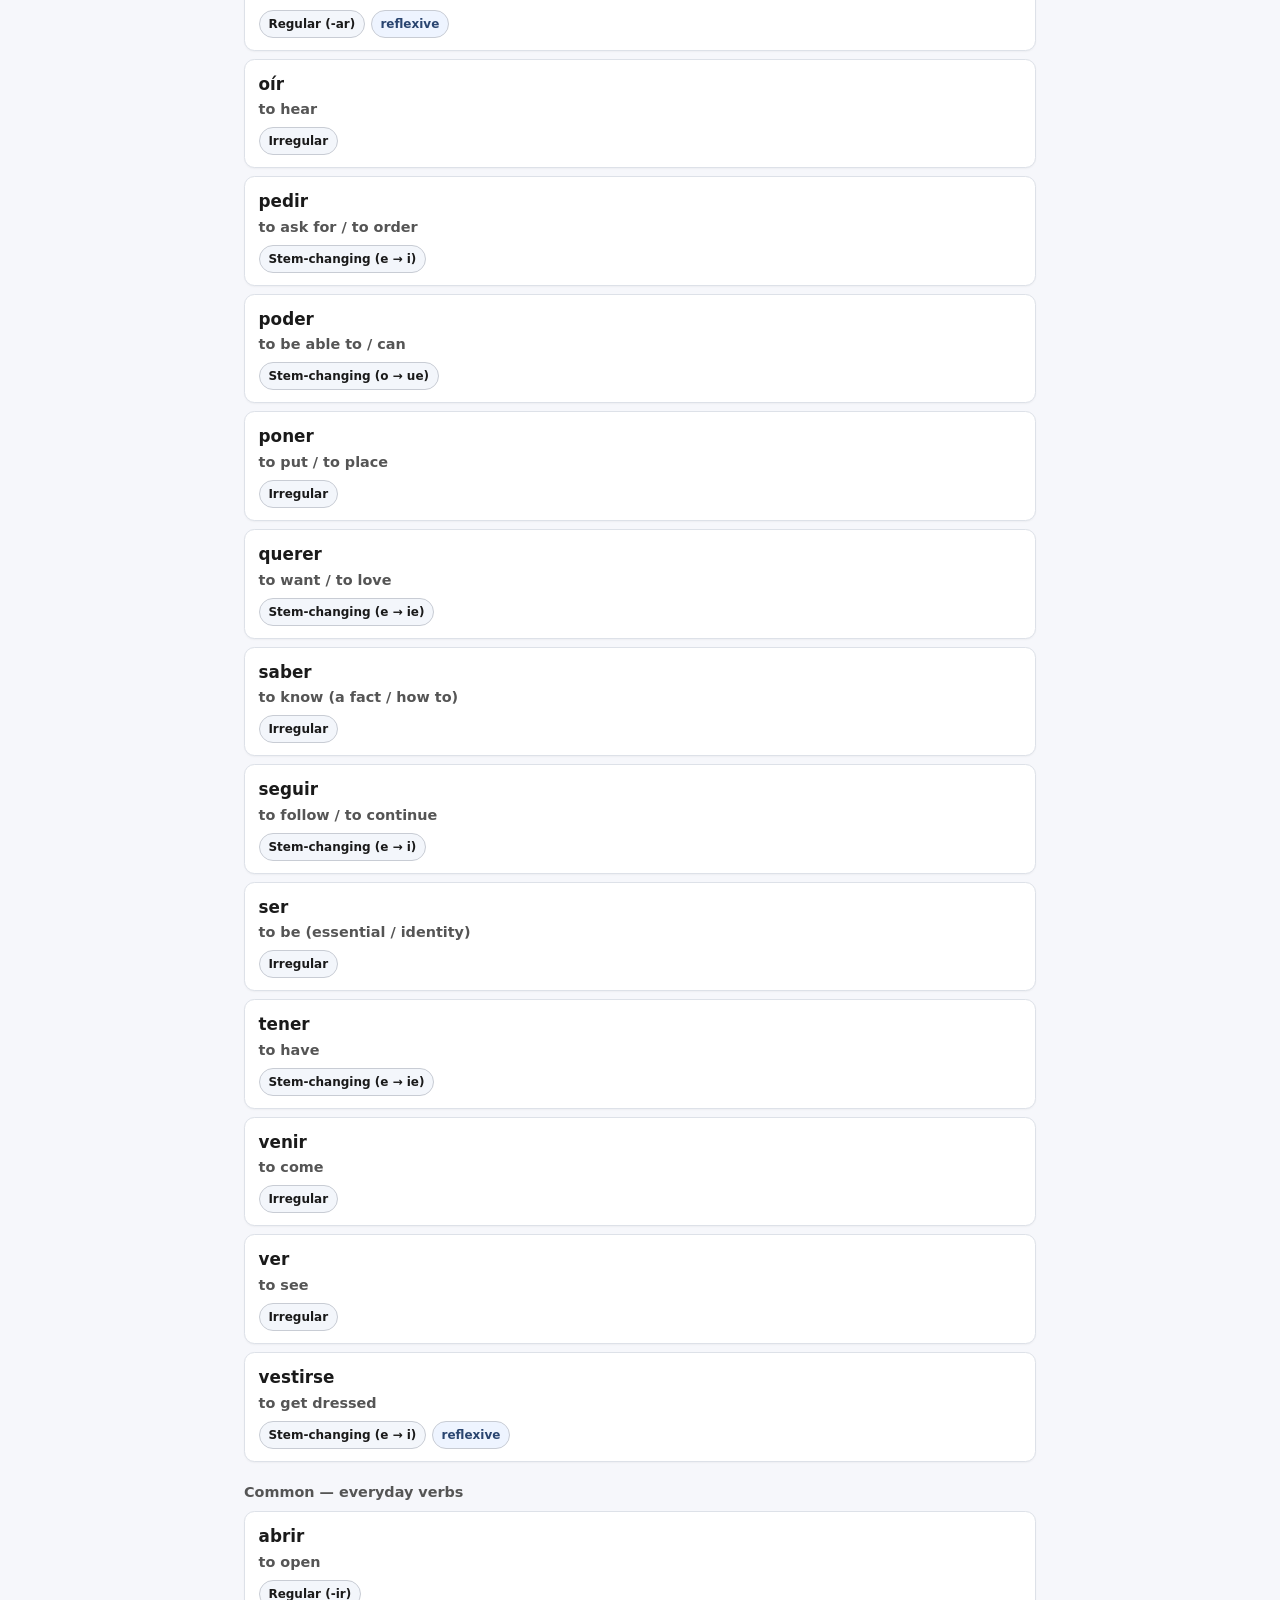
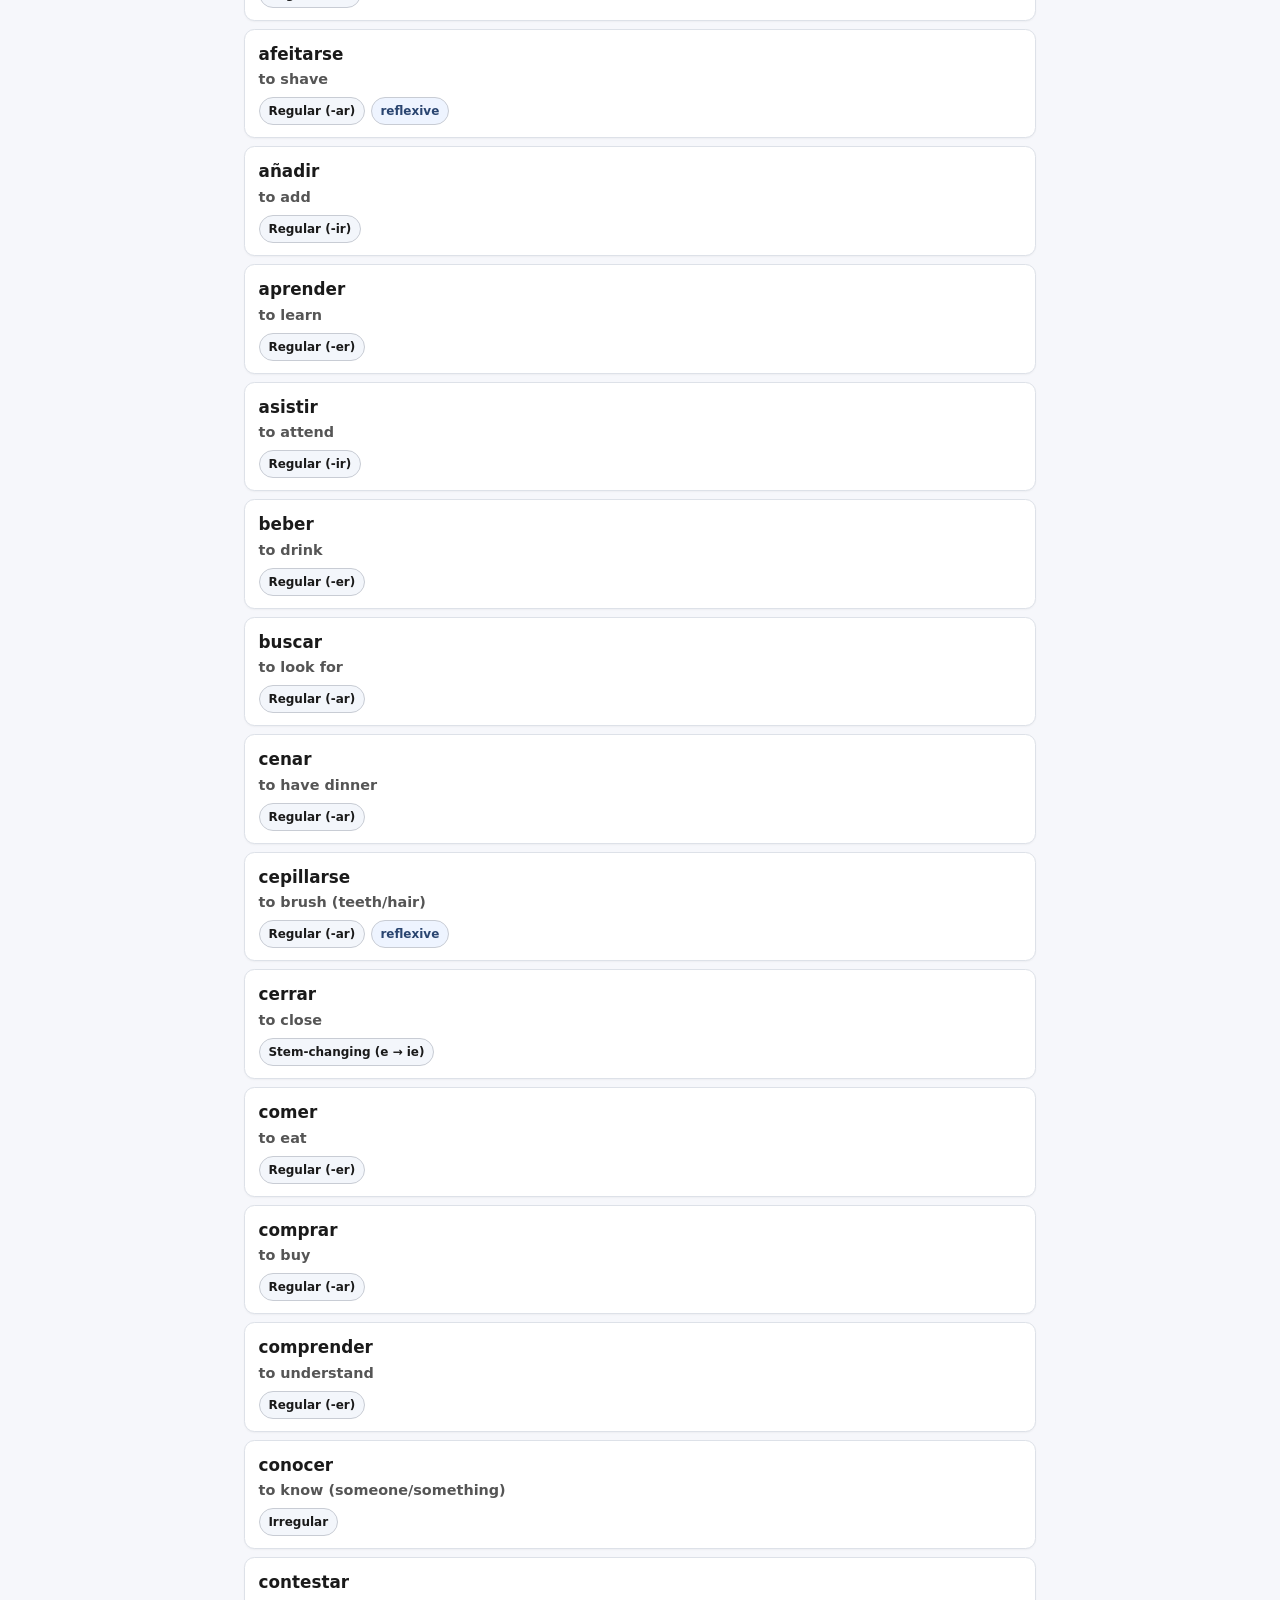
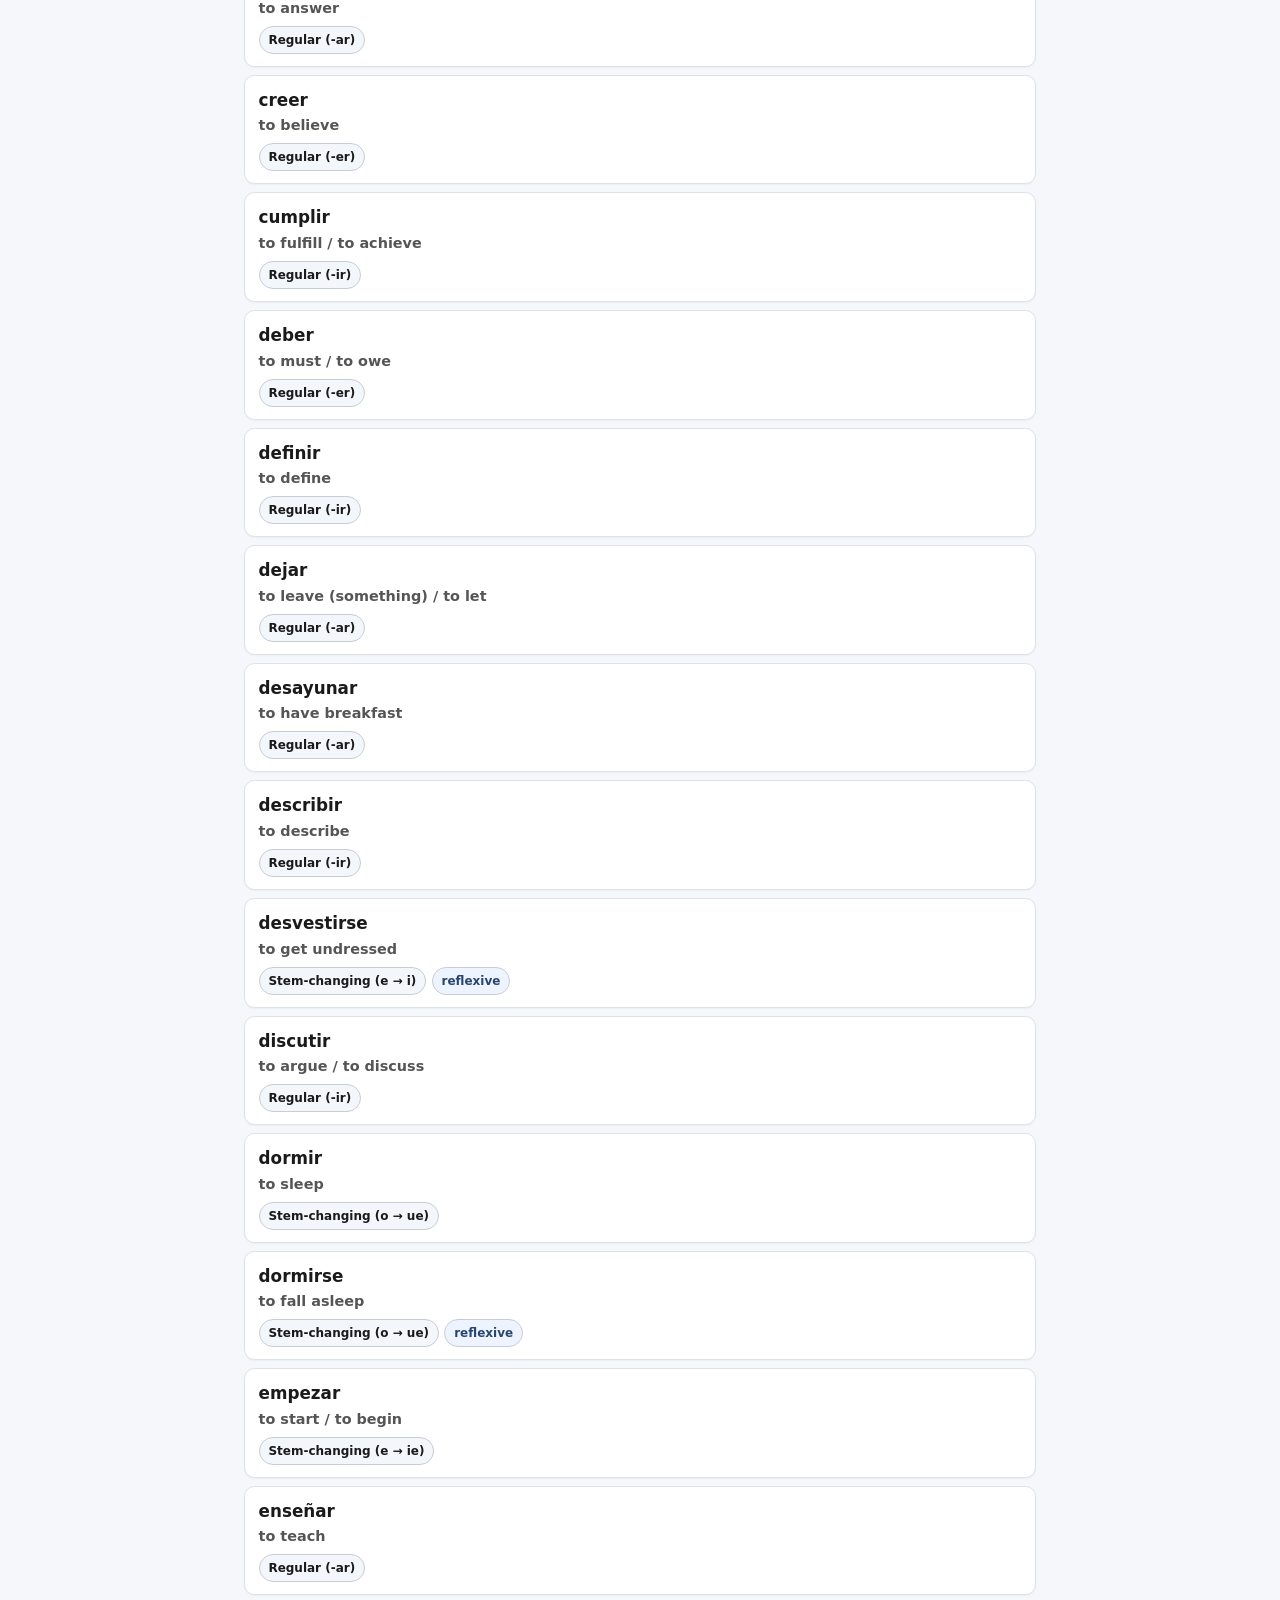
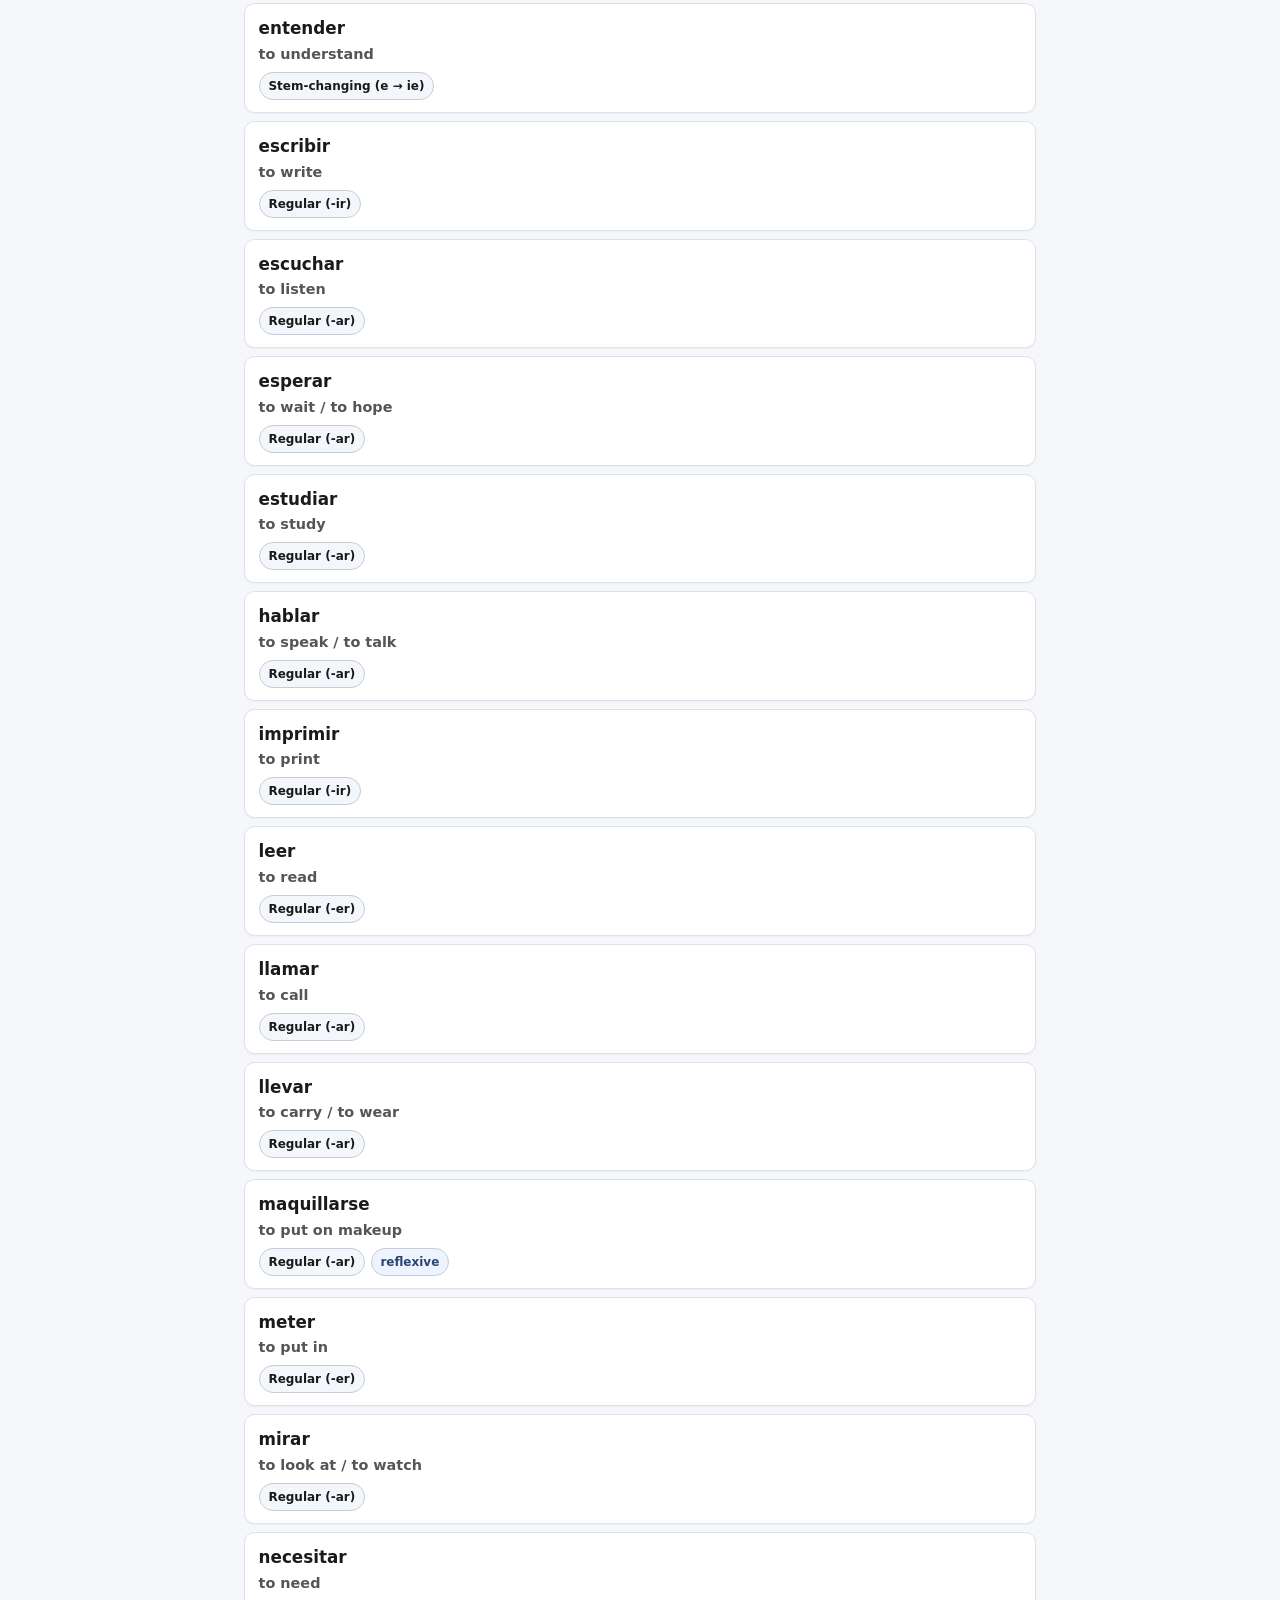
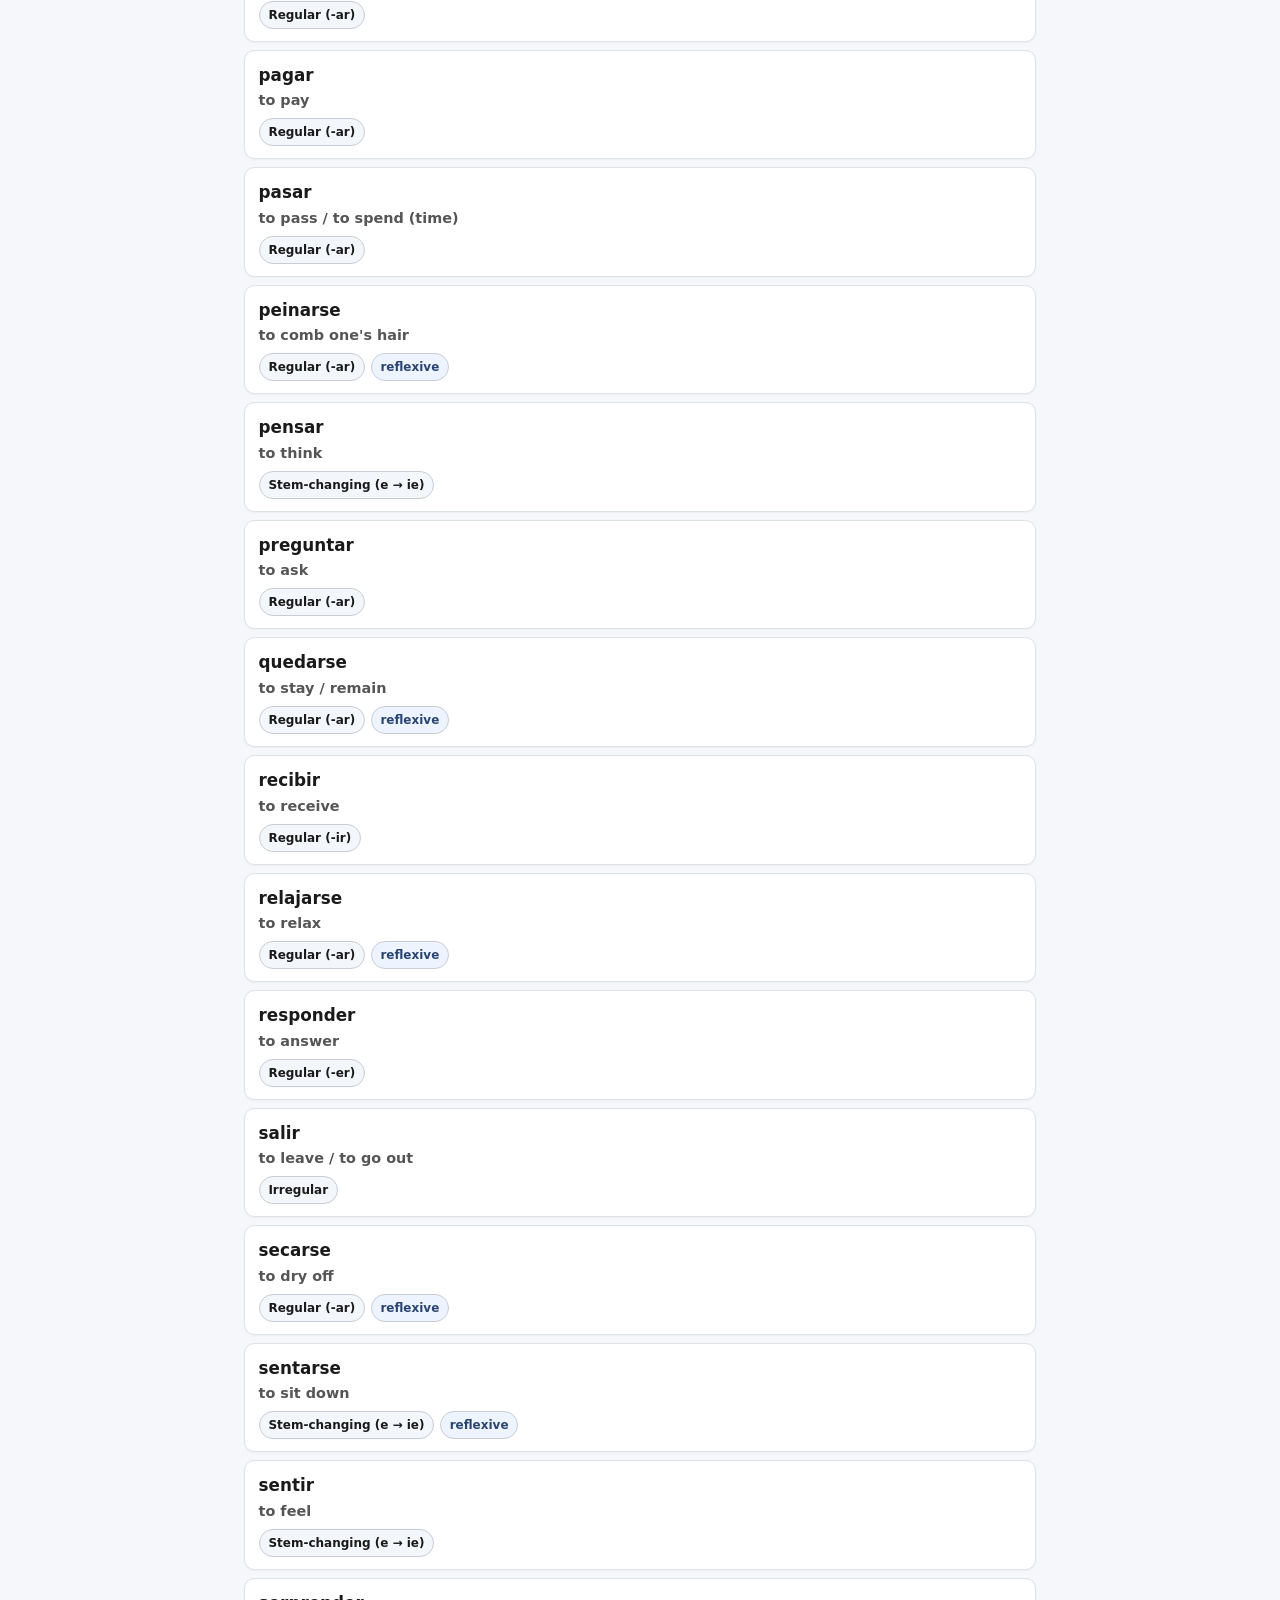
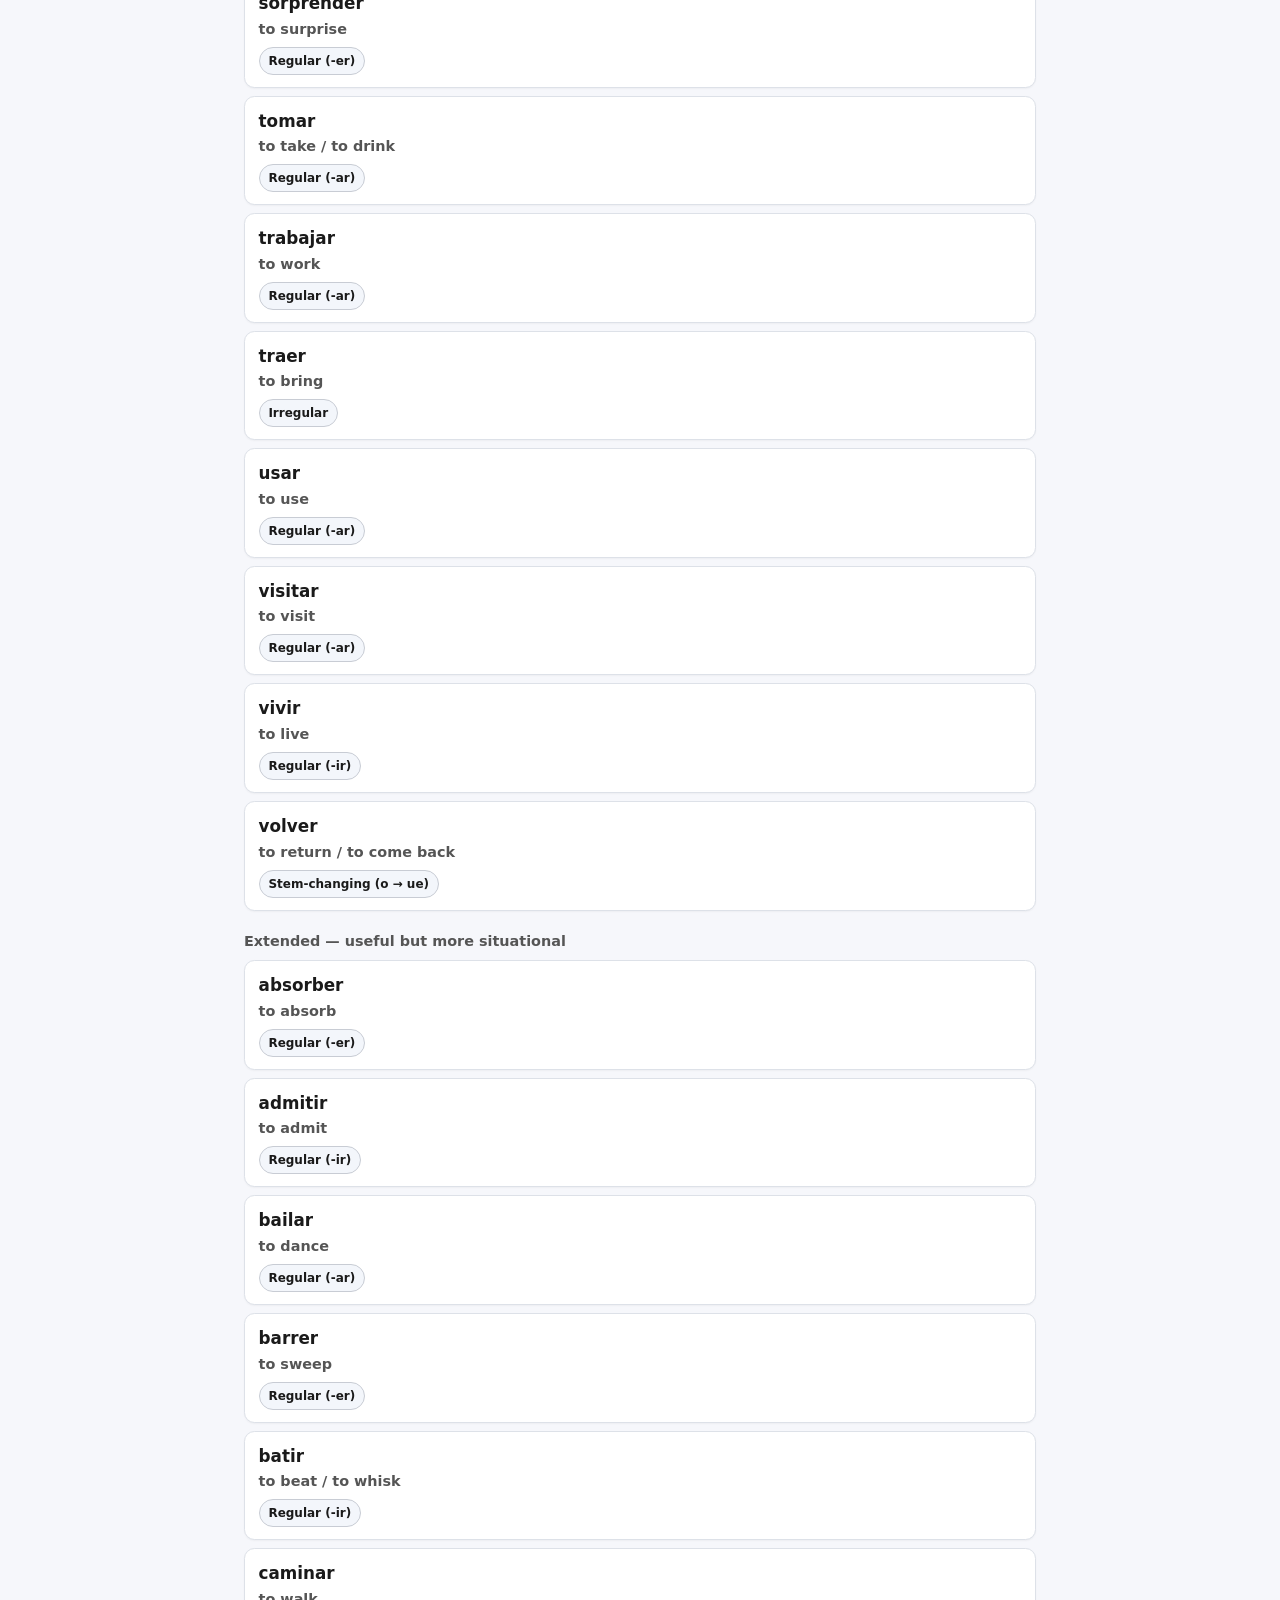
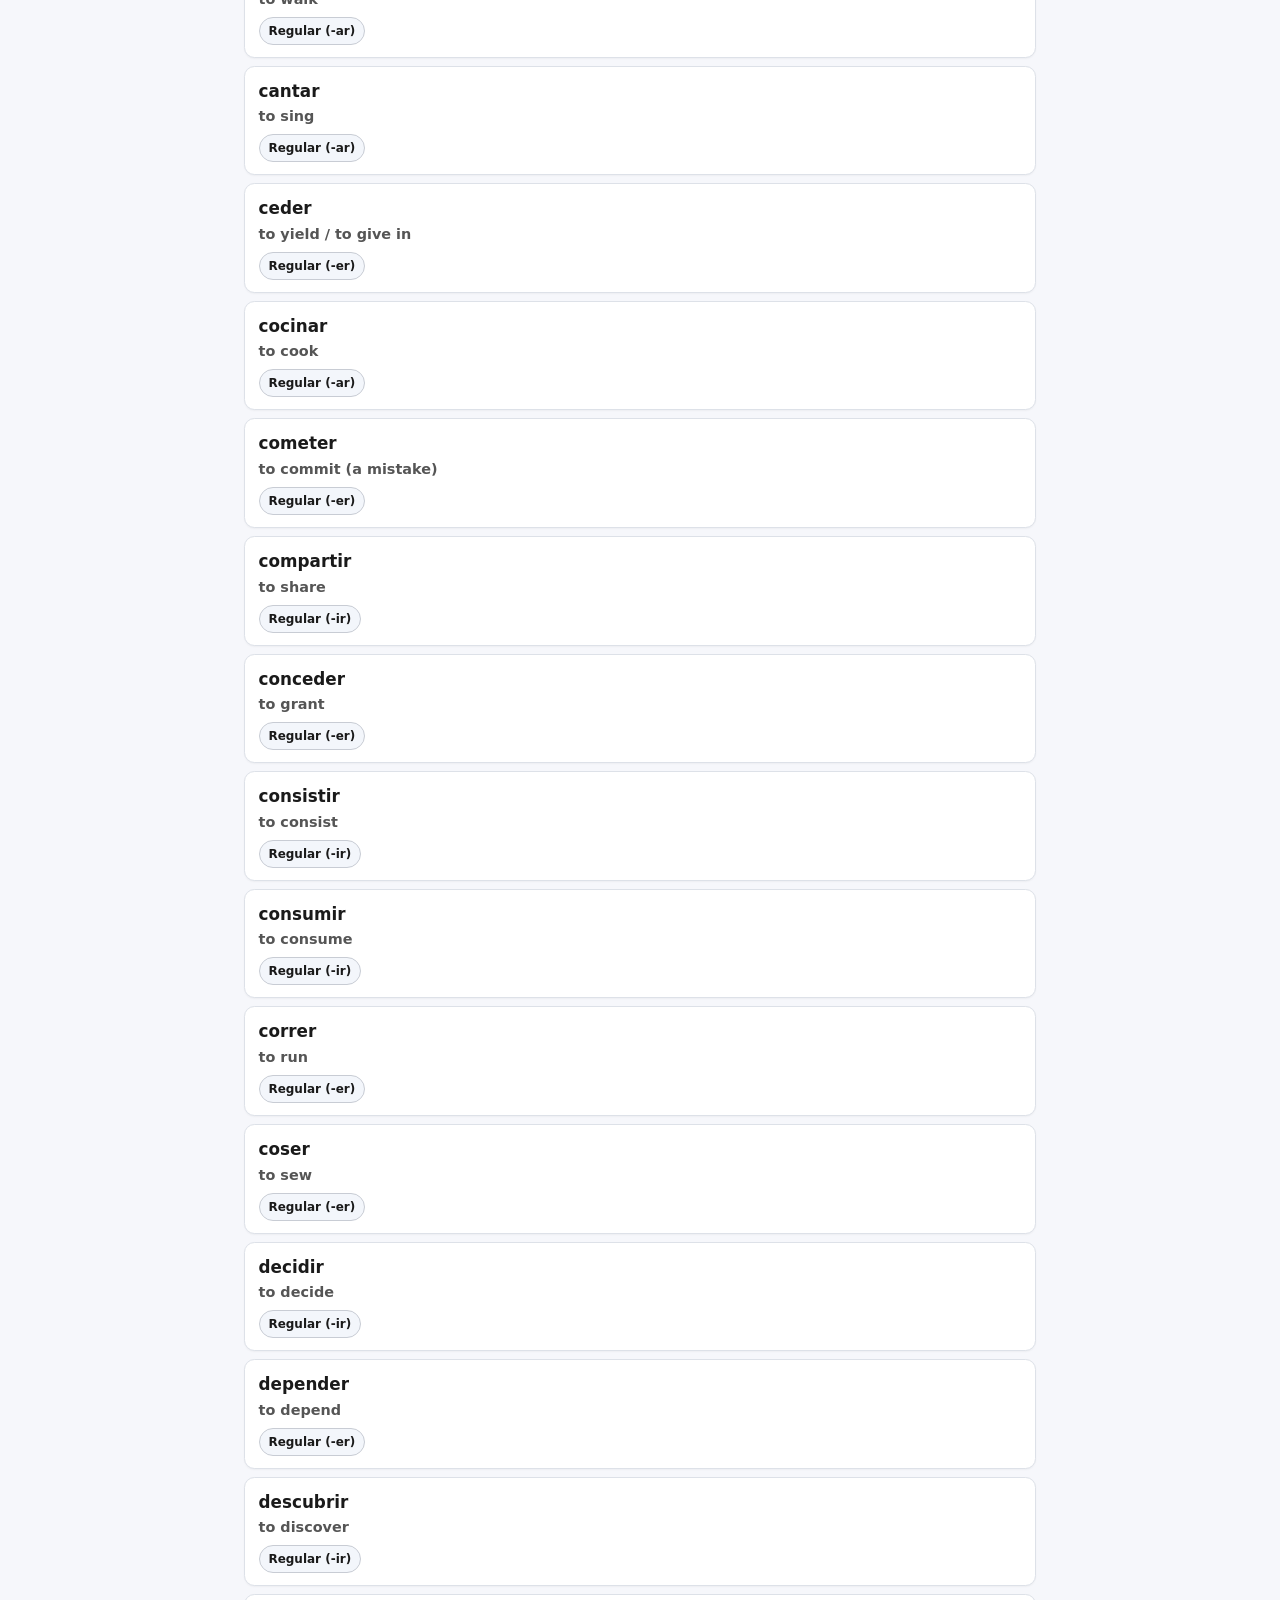
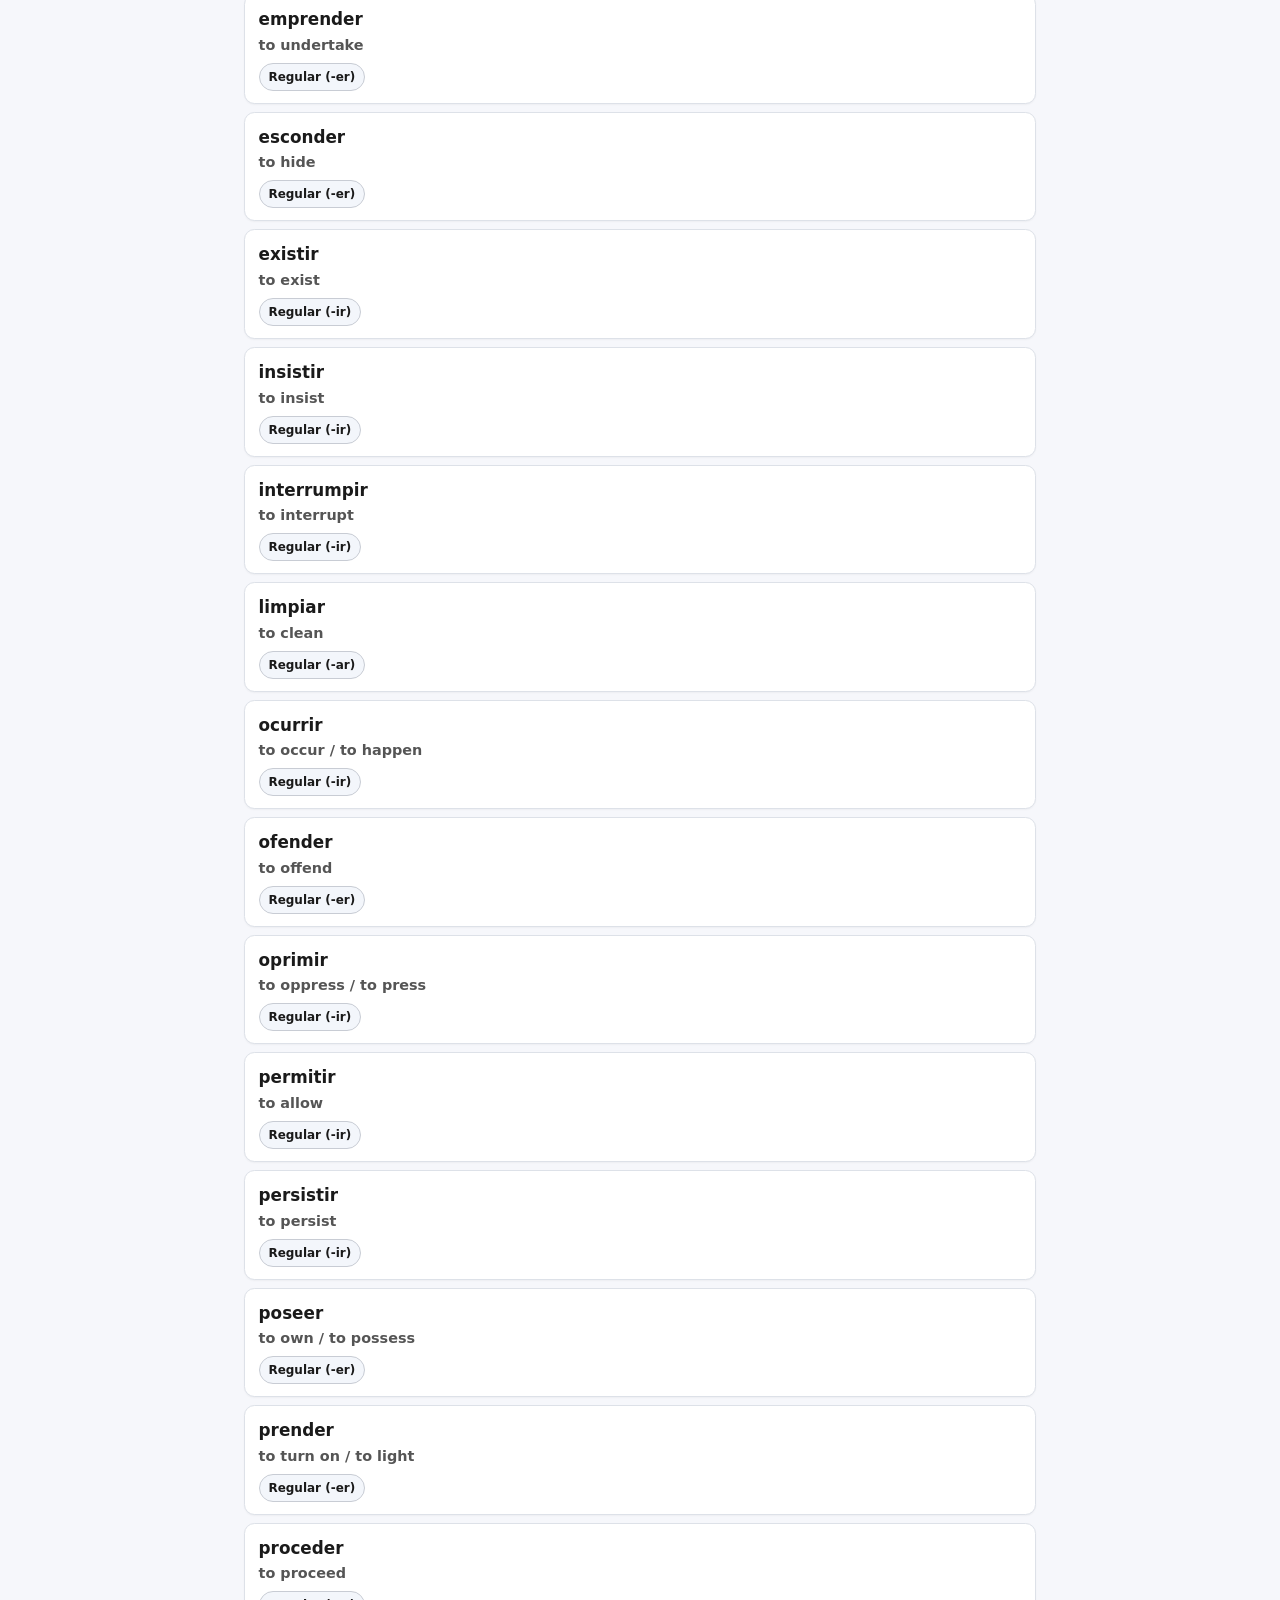
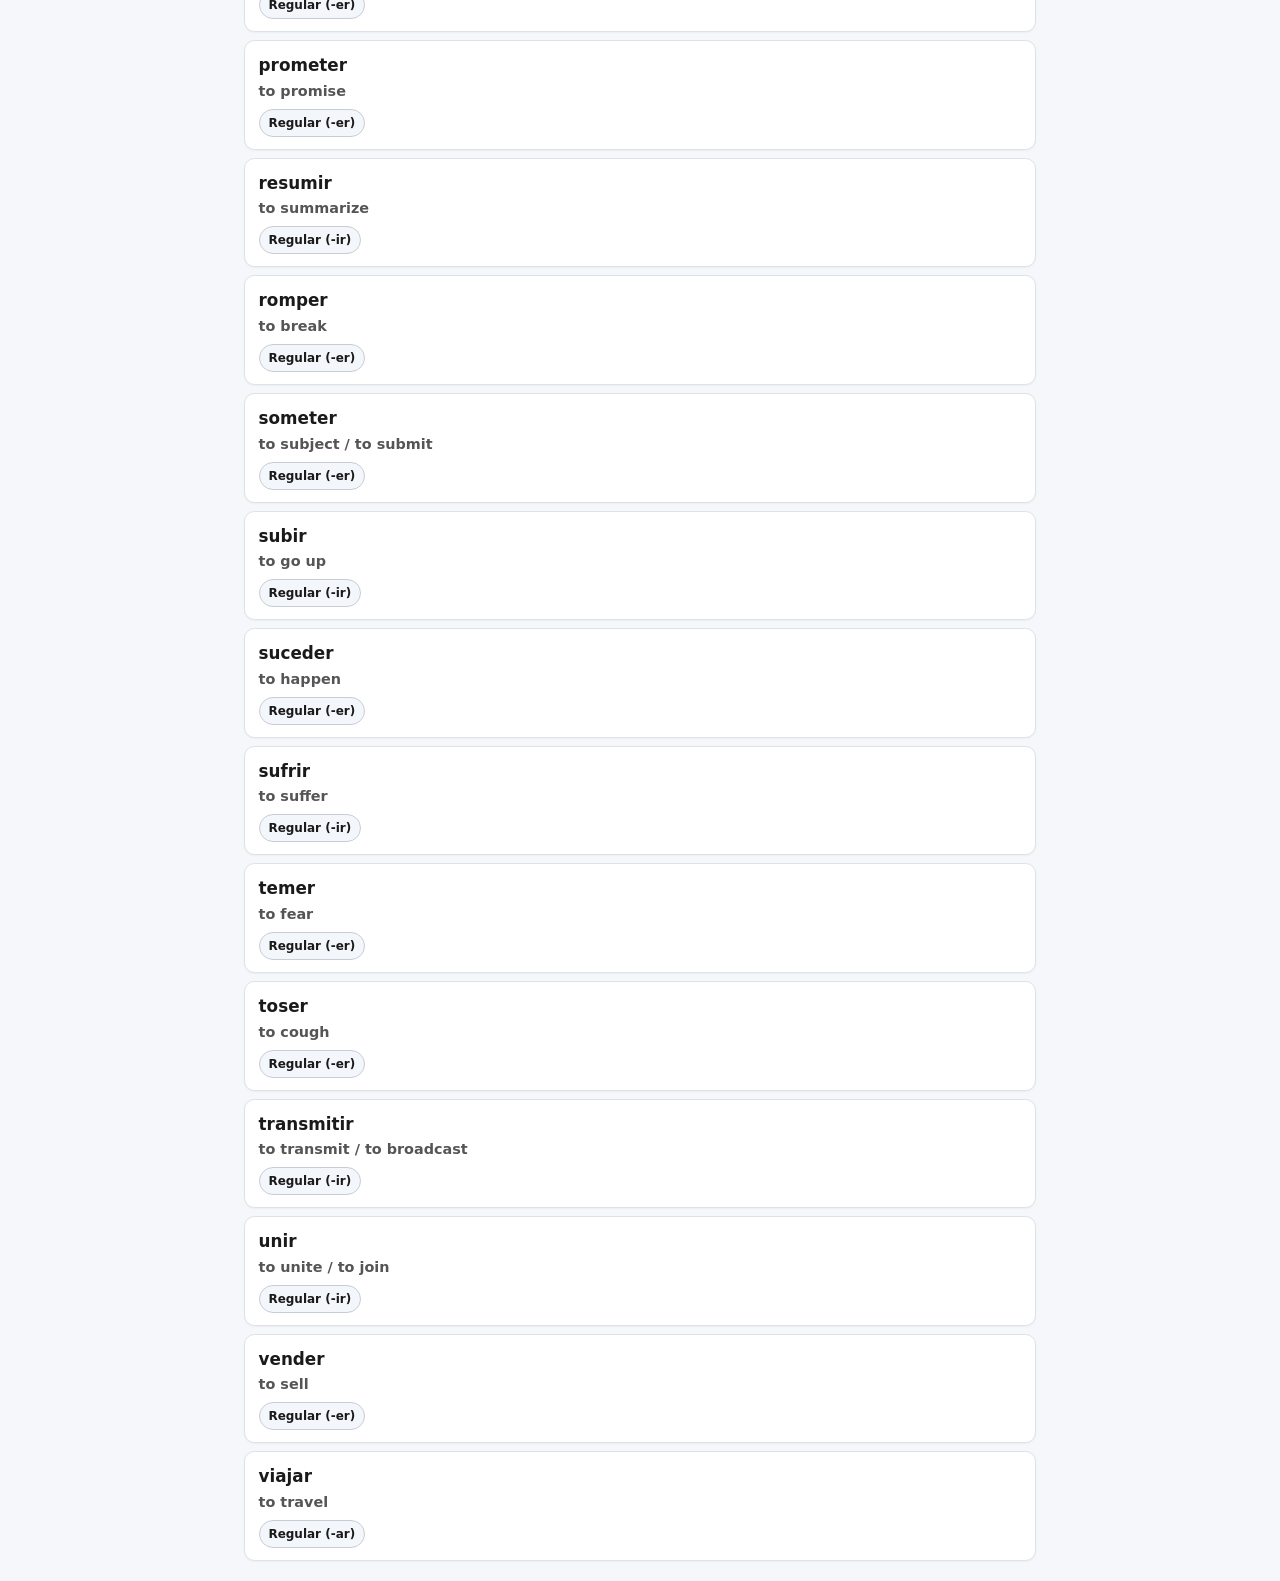
<file: verbs.html>
<!DOCTYPE html>
<html lang="en">
  <head>
    <meta charset="UTF-8" />
    <meta name="viewport" content="width=device-width, initial-scale=1.0" />
    <title>Verb Lookup · Rioplatense</title>
    <link rel="stylesheet" href="css/style.css" />
  </head>
  <body>
    <main class="app app-wide">
      <header>
        <div class="header-top">
          <div id="locale-toggle"></div>
        </div>
        <p class="back-link"><a id="back-link" href="index.html" data-i18n="nav.home">← Home</a></p>
        <h1 data-i18n="page.verbs.heading">Verb Lookup</h1>
        <p class="subtitle" data-i18n="page.verbs.subtitle">Browse all verbs — reflexives are tagged separately from regular conjugation verbs</p>
      </header>

      <div class="filter-tabs" role="tablist" data-i18n-aria="verbs.filterAria">
        <button type="button" class="filter-tab is-active" data-filter="all" role="tab" aria-selected="true" data-i18n="verbs.filterAll">
          All
        </button>
        <button type="button" class="filter-tab" data-filter="non-reflexive" role="tab" aria-selected="false" data-i18n="verbs.filterNonReflexive">
          Non-reflexive
        </button>
        <button type="button" class="filter-tab" data-filter="reflexive" role="tab" aria-selected="false" data-i18n="verbs.filterReflexive">
          Reflexive only
        </button>
      </div>

      <div class="field">
        <label for="verb-search" data-i18n="verbs.searchLabel">Search</label>
        <input
          id="verb-search"
          type="search"
          data-i18n-placeholder="verbs.searchPlaceholder"
          placeholder="Search by infinitive or English…"
          autocomplete="off"
          autocapitalize="off"
          spellcheck="false"
        />
      </div>

      <p id="verb-list-status" class="field-hint" aria-live="polite"></p>
      <div id="verb-list" class="verb-list"></div>

      <div
        id="verb-detail-modal"
        class="modal-overlay"
        hidden
        role="dialog"
        aria-modal="true"
        aria-labelledby="verb-detail-title"
      >
        <section class="modal-dialog modal-dialog-wide">
          <div id="verb-detail-body"></div>
          <button type="button" id="verb-detail-close" class="primary-action" data-i18n="settings.close">Close</button>
        </section>
      </div>
    </main>

    <script type="module" src="src/verbs.js"></script>
  </body>
</html>
</file>
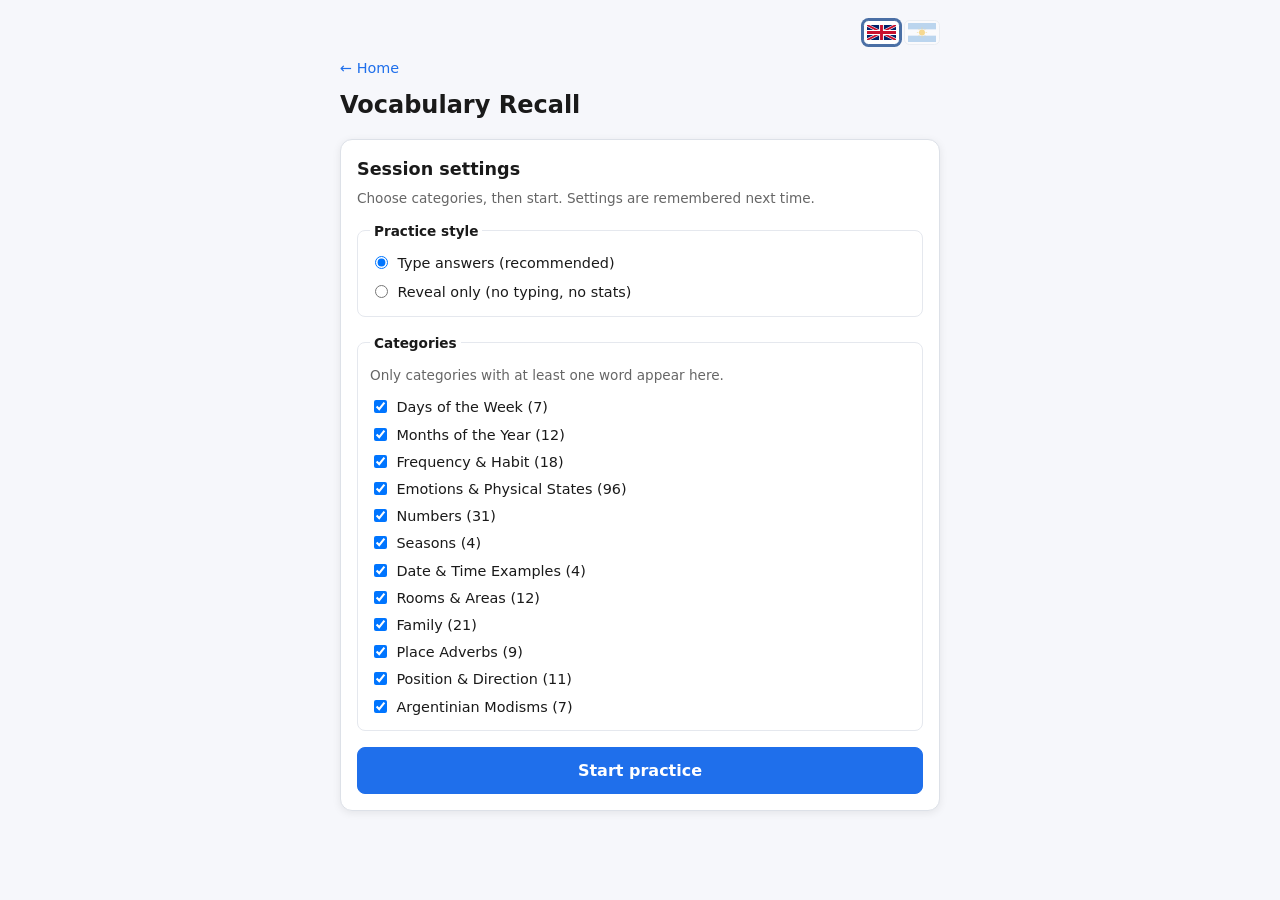
<file: vocab.html>
<!DOCTYPE html>
<html lang="en">
  <head>
    <meta charset="UTF-8" />
    <meta name="viewport" content="width=device-width, initial-scale=1.0" />
    <title>Vocabulary Recall · Rioplatense</title>
    <link rel="stylesheet" href="css/style.css" />
  </head>
  <body>
    <main class="app">
      <header>
        <div class="header-top">
          <div id="locale-toggle"></div>
        </div>
        <p class="back-link"><a id="back-link" href="index.html" data-i18n="nav.home">← Home</a></p>
        <h1 data-i18n="page.vocab.heading">Vocabulary Recall</h1>
      </header>

      <div id="settings-overlay" class="settings-overlay">
        <section class="settings-dialog" aria-labelledby="vocab-settings-title">
          <h2 id="vocab-settings-title" data-i18n="settings.sessionTitle">Session settings</h2>
          <p class="field-hint" data-i18n="settings.vocabIntro">Choose categories, then start. Settings are remembered next time.</p>

          <fieldset class="fieldset">
            <legend data-i18n="settings.practiceStyleLegend">Practice style</legend>
            <div class="radio-group">
              <label class="radio-label">
                <input type="radio" name="input-mode" value="type" checked />
                <span data-i18n="settings.inputModeType">Type answers (recommended)</span>
              </label>
              <label class="radio-label">
                <input type="radio" name="input-mode" value="reveal" />
                <span data-i18n="settings.inputModeReveal">Reveal only (no typing, no stats)</span>
              </label>
            </div>
          </fieldset>

          <fieldset class="fieldset">
            <legend data-i18n="settings.categoriesLegend">Categories</legend>
            <p class="field-hint" data-i18n="settings.categoriesHint">Only categories with at least one word appear here.</p>
            <div id="category-filters" class="checkbox-grid"></div>
          </fieldset>

          <button type="button" id="start-practice" class="primary-action" data-i18n="settings.startPractice">Start practice</button>
        </section>
      </div>

      <div id="drill-session" hidden>
        <div id="session-bar" class="session-bar">
          <button type="button" id="stats-toggle" class="stats-chip" aria-haspopup="dialog"></button>
          <button type="button" id="change-settings" class="secondary-action" data-i18n="settings.changeSettings">Change settings</button>
        </div>

        <p id="dialect-warning" class="dialect-warning" hidden></p>
        <section id="card" class="card" aria-live="polite"></section>
        <p id="meta" class="meta"></p>

        <form id="answer-form" class="answer-form">
          <label for="answer-input" data-i18n="drill.yourAnswer">Your answer</label>
          <input id="answer-input" type="text" autocomplete="off" autocapitalize="off" spellcheck="false" />
        </form>

        <p id="answer-feedback" class="answer-feedback" hidden aria-live="polite"></p>

        <div class="drill-actions">
          <button type="button" id="primary-action" class="primary-action" data-action="check" data-i18n="drill.check">Check</button>
          <div id="secondary-actions" class="secondary-actions">
            <button type="button" id="reveal-answer" class="secondary-action" data-i18n="drill.revealAnswer">Reveal Answer</button>
          </div>
        </div>
      </div>

      <div id="stats-modal" class="modal-overlay" hidden role="dialog" aria-modal="true" aria-labelledby="stats-modal-title">
        <section class="modal-dialog">
          <div id="stats-modal-body"></div>
          <button type="button" id="stats-modal-close" class="primary-action" data-i18n="settings.close">Close</button>
        </section>
      </div>
    </main>

    <script type="module" src="src/vocab.js"></script>
  </body>
</html>
</file>
<file: css/style.css>
/* Rioplatense Practice App — mobile-first base styles */

*,
*::before,
*::after {
  box-sizing: border-box;
}

[hidden] {
  display: none !important;
}

body {
  margin: 0;
  font-family: system-ui, -apple-system, Segoe UI, Roboto, sans-serif;
  line-height: 1.5;
  color: #1a1a1a;
  background: #f6f7fb;
}

.app {
  max-width: 40rem;
  margin: 0 auto;
  padding: 1.25rem;
}

.app-wide {
  max-width: 52rem;
}

header h1 {
  margin: 0 0 0.25rem;
  font-size: 1.5rem;
}

.subtitle {
  margin: 0;
  color: #555;
  font-size: 0.95rem;
}

.tools-bar {
  display: flex;
  flex-wrap: wrap;
  gap: 0.5rem;
  margin-top: 0.85rem;
}

.tool-link {
  display: inline-block;
  padding: 0.35rem 0.7rem;
  border: 1px solid #dde1e8;
  border-radius: 999px;
  background: #fff;
  color: #444;
  font-size: 0.82rem;
  text-decoration: none;
  box-shadow: 0 1px 2px rgb(0 0 0 / 4%);
}

.tool-link:hover,
.tool-link:focus-visible {
  border-color: #2a4570;
  color: #2a4570;
  background: #eef4ff;
}

.home-section {
  margin-top: 1.5rem;
}

.home-section-title {
  margin: 0;
  font-size: 1rem;
  font-weight: 700;
}

.home-section-intro {
  margin: 0.2rem 0 0.75rem;
  color: #555;
  font-size: 0.88rem;
}

.home-section .mode-nav {
  margin-top: 0;
}

.back-link {
  margin: 0 0 0.5rem;
  font-size: 0.9rem;
}

.back-link a {
  color: #1f6feb;
  text-decoration: none;
}

.mode-nav {
  display: grid;
  gap: 1rem;
  margin-top: 1.5rem;
}

.mode-card {
  display: block;
  padding: 1rem 1.1rem;
  border: 1px solid #dde1e8;
  border-radius: 0.75rem;
  background: #fff;
  color: inherit;
  text-decoration: none;
  box-shadow: 0 1px 3px rgb(0 0 0 / 6%);
}

.mode-card h2,
.mode-card h3 {
  margin: 0 0 0.35rem;
  font-size: 1.1rem;
  font-weight: 700;
}

.mode-card p {
  margin: 0;
  color: #555;
  font-size: 0.95rem;
}

.exam-section {
  margin-top: 1.5rem;
}

.exam-section h2 {
  margin: 0 0 0.35rem;
}

.exam-date,
.exam-intro {
  margin: 0.35rem 0 0;
  color: #555;
}

.exam-block {
  margin-top: 1.25rem;
}

.exam-block h3 {
  margin: 0 0 0.75rem;
  font-size: 1rem;
}

.exam-card-meta {
  margin-top: 0.5rem !important;
  color: #666 !important;
  font-size: 0.85rem !important;
}

.mode-card-static {
  cursor: default;
}

.mode-card.is-disabled,
.mode-card-static.is-disabled {
  opacity: 0.72;
  background: #f7f8fa;
}

.exam-scope-banner {
  margin: 0.5rem 0 0;
  padding: 0.55rem 0.75rem;
  border-radius: 0.5rem;
  background: #eef4ff;
  color: #2a4570;
  font-size: 0.92rem;
}

.status {
  margin: 1rem 0;
  padding: 0.75rem 1rem;
  background: #e8f4ea;
  border-radius: 0.5rem;
  font-size: 0.9rem;
}

.status.error {
  background: #fdecea;
  color: #8a1f11;
}

.settings-overlay {
  margin-top: 1rem;
}

.settings-dialog {
  padding: 1rem;
  background: #fff;
  border: 1px solid #dde1e8;
  border-radius: 0.75rem;
  box-shadow: 0 2px 8px rgb(0 0 0 / 8%);
}

.settings-dialog h2 {
  margin: 0 0 0.35rem;
  font-size: 1.1rem;
}

.settings-summary {
  margin: 0.75rem 0 1rem;
  padding: 0.65rem 0.85rem;
  background: #f3f6fb;
  border-radius: 0.5rem;
  font-size: 0.9rem;
}

.session-bar {
  display: grid;
  gap: 0.75rem;
  margin: 1rem 0;
}

.session-bar--review-only {
  grid-template-columns: 1fr;
}

.drill-session--review-only .answer-form,
.drill-session--review-only .secondary-actions,
.drill-session--review-only .stats-chip {
  display: none !important;
}

.stats-chip {
  display: grid;
  gap: 0.15rem;
  width: 100%;
  padding: 0.85rem 1rem;
  border: 2px solid #1f6feb;
  border-radius: 0.75rem;
  background: #eef3ff;
  color: #1a1a1a;
  text-align: left;
}

.stats-chip-title {
  font-size: 0.75rem;
  font-weight: 700;
  text-transform: uppercase;
  letter-spacing: 0.05em;
  color: #1f6feb;
}

.stats-chip-values {
  font-size: 1.15rem;
  font-weight: 700;
}

.stats-chip-hint {
  font-size: 0.78rem;
  color: #555;
}

.modal-overlay {
  position: fixed;
  inset: 0;
  z-index: 20;
  display: grid;
  place-items: center;
  padding: 1rem;
  background: rgb(0 0 0 / 45%);
}

.modal-overlay[hidden] {
  display: none;
}

.modal-dialog {
  width: min(100%, 28rem);
  max-height: min(90vh, 640px);
  overflow: auto;
  padding: 1rem;
  border-radius: 0.75rem;
  background: #fff;
  box-shadow: 0 8px 32px rgb(0 0 0 / 20%);
}

.modal-dialog-wide {
  width: min(100%, 36rem);
}

.modal-dialog h2 {
  margin: 0 0 0.5rem;
  font-size: 1.15rem;
}

.modal-dialog h3 {
  margin: 1rem 0 0.35rem;
  font-size: 0.95rem;
}

.stats-table {
  width: 100%;
  border-collapse: collapse;
  font-size: 0.88rem;
}

.stats-table th,
.stats-table td {
  padding: 0.35rem 0.5rem;
  border-bottom: 1px solid #e8ebf0;
  text-align: left;
}

.stats-reset {
  width: 100%;
  margin-top: 1rem;
}

.picker-toggle {
  width: 100%;
  text-align: left;
}

.picker-toolbar {
  display: grid;
  grid-template-columns: repeat(2, 1fr);
  gap: 0.5rem;
  margin-bottom: 0.75rem;
}

.picker-toolbar .secondary-action {
  padding-inline: 0.5rem;
  font-size: 0.85rem;
}

.picker-scroll {
  max-height: 12rem;
  overflow: auto;
  padding-right: 0.25rem;
}

.verb-picker-list {
  max-height: min(50vh, 24rem);
  margin-bottom: 0.75rem;
}

.picker-tier-heading {
  margin: 0.75rem 0 0.35rem;
  font-size: 0.82rem;
  font-weight: 700;
  color: #555;
}

.picker-tier-heading:first-child {
  margin-top: 0;
}

.picker-tier-grid {
  margin-bottom: 0.35rem;
}

.dialect-warning {
  margin: 0 0 0.75rem;
  padding: 0.65rem 0.85rem;
  background: #fff8e6;
  border: 1px solid #f0d58a;
  border-radius: 0.5rem;
  color: #6b4f00;
  font-size: 0.88rem;
}

.compact-status {
  margin: 0;
}

.answer-form {
  display: grid;
  gap: 0.5rem;
  margin: 1rem 0 0.75rem;
}

.conjugation-table-drill {
  display: grid;
  gap: 0.35rem;
  margin: 0.75rem 0 0.5rem;
}

.conjugation-table-row {
  display: grid;
  gap: 0.15rem;
}

.conjugation-table-row-head {
  display: flex;
  flex-wrap: wrap;
  align-items: baseline;
  gap: 0.35rem;
}

.conjugation-table-label {
  font-size: 0.82rem;
  font-weight: 600;
  min-width: 4.75rem;
}

.conjugation-table-input {
  width: 100%;
  padding: 0.38rem 0.55rem;
  border: 1px solid #dde1e8;
  border-radius: 0.45rem;
  font: inherit;
}

.conjugation-table-feedback {
  font-size: 0.78rem;
  line-height: 1.25;
}

.conjugation-table-feedback.is-correct {
  color: #1a7f37;
}

.conjugation-table-feedback.is-accent {
  color: #9a6700;
}

.conjugation-table-feedback.is-incorrect {
  color: #cf222e;
}

.conjugation-table-feedback.is-revealed {
  color: #555;
}

.stem-change-hint {
  font-size: 0.76rem;
  line-height: 1.25;
  color: #7c5a00;
  font-weight: 500;
}

.card-stem-hint {
  margin: 0.2rem 0 0;
}

.card-stem-hint .stem-change-hint {
  font-size: 0.82rem;
}

.drill-session--review-only .conjugation-table-input {
  display: none;
}

.answer-actions {
  display: grid;
  grid-template-columns: 1fr 1fr;
  gap: 0.75rem;
}

.answer-feedback {
  margin: 0 0 0.75rem;
  padding: 0.65rem 0.85rem;
  border-radius: 0.5rem;
  font-size: 0.95rem;
}

.answer-feedback.is-correct {
  background: #e8f4ea;
  color: #0b6e4f;
}

.answer-feedback.is-accent {
  background: #fff8e6;
  color: #7a5b00;
}

.answer-feedback.is-incorrect {
  background: #fdecea;
  color: #8a1f11;
}

.answer-feedback.is-revealed {
  background: #eef3ff;
  color: #1a1a1a;
}

.drill-actions {
  display: grid;
  gap: 0.75rem;
  margin-top: 0.75rem;
}

.secondary-actions {
  display: grid;
  grid-template-columns: 1fr;
  gap: 0.75rem;
}

.verb-peek-trigger {
  display: inline;
  padding: 0;
  border: 0;
  background: none;
  color: inherit;
  font: inherit;
  font-weight: inherit;
  cursor: default;
}

.verb-peek-trigger.is-unlocked {
  color: #1f6feb;
  text-decoration: underline;
  cursor: pointer;
}

.verb-peek-trigger.is-unlocked:hover {
  color: #1158c7;
}

.verb-peek-trigger:disabled {
  opacity: 1;
}

.verb-detail-english {
  margin: 0 0 0.35rem;
  color: #555;
}

.verb-detail-meta {
  margin: 0 0 0.75rem;
  font-size: 0.85rem;
  color: #666;
}

.verb-type-tags {
  display: flex;
  flex-wrap: wrap;
  gap: 0.5rem;
  align-items: flex-start;
  margin-bottom: 0.75rem;
}

.type-tag {
  display: inline-block;
  padding: 0.25rem 0.55rem;
  border: 1px solid #c8ccd4;
  border-radius: 999px;
  background: #f3f6fb;
  color: #1a1a1a;
  font-size: 0.82rem;
  font-weight: 600;
}

button.type-tag {
  cursor: pointer;
}

.type-tag-compact {
  font-size: 0.75rem;
}

.type-tag-reflexive {
  background: #eef4ff;
  color: #2a4570;
}

.filter-tabs {
  display: flex;
  flex-wrap: wrap;
  gap: 0.5rem;
  margin: 1rem 0 0.75rem;
}

.filter-tab {
  padding: 0.45rem 0.75rem;
  border: 1px solid #dde1e8;
  border-radius: 999px;
  background: #fff;
  color: inherit;
  font: inherit;
  cursor: pointer;
}

.filter-tab.is-active {
  border-color: #2a4570;
  background: #eef4ff;
  color: #2a4570;
}

.type-tag-group {
  width: 100%;
}

.type-explain-panel {
  width: 100%;
  margin-top: 0.35rem;
  padding: 0.65rem 0.75rem;
  border-radius: 0.5rem;
  background: #f8f9fc;
  border: 1px solid #e5e8ee;
}

.type-explain-title {
  margin: 0 0 0.35rem;
  font-size: 0.88rem;
  font-weight: 700;
}

.type-explain-body {
  margin: 0;
  font-size: 0.85rem;
  color: #444;
}

.verb-detail-note {
  margin: 0 0 0.75rem;
  font-size: 0.85rem;
  color: #555;
}

.verb-tense-scroll {
  max-height: min(50vh, 22rem);
  overflow: auto;
}

.verb-tense-section h3 {
  margin: 0.75rem 0 0.35rem;
  font-size: 0.95rem;
}

.verb-tense-section:first-child h3 {
  margin-top: 0;
}

.conj-table {
  width: 100%;
  border-collapse: collapse;
  font-size: 0.92rem;
}

.conj-table th,
.conj-table td {
  padding: 0.4rem 0.5rem;
  border-bottom: 1px solid #e8ebf0;
  text-align: left;
  font-weight: 400;
}

.conj-table th {
  width: 42%;
  color: #555;
  font-weight: 600;
}

.conj-row-highlight {
  background: #eef3ff;
}

.conj-row-highlight th,
.conj-row-highlight td {
  font-weight: 700;
}

.verb-list-tier {
  margin: 1.25rem 0 0.5rem;
  font-size: 0.9rem;
  color: #555;
}

.verb-list-tier:first-child {
  margin-top: 0;
}

.verb-list-grid {
  display: grid;
  gap: 0.5rem;
}

.verb-list-item {
  display: grid;
  gap: 0.15rem;
  width: 100%;
  padding: 0.75rem 0.85rem;
  border: 1px solid #dde1e8;
  border-radius: 0.65rem;
  background: #fff;
  color: inherit;
  text-align: left;
  box-shadow: 0 1px 2px rgb(0 0 0 / 4%);
}

.verb-list-infinitive {
  font-size: 1.05rem;
  font-weight: 700;
}

.verb-list-english {
  font-size: 0.9rem;
  color: #555;
}

.verb-list-tags {
  display: flex;
  flex-wrap: wrap;
  gap: 0.35rem;
  margin-top: 0.25rem;
}

.verb-list-incomplete {
  font-size: 0.75rem;
  color: #7a5b00;
}

.reference-list li {
  margin-bottom: 0.35rem;
}

@media (min-width: 36rem) {
  .session-bar {
    grid-template-columns: 1fr auto;
    align-items: stretch;
  }
}

@media (max-width: 22rem) {
  .picker-toolbar {
    grid-template-columns: 1fr;
  }
}

.panel {
  margin-bottom: 1rem;
  padding: 1rem;
  background: #fff;
  border: 1px solid #dde1e8;
  border-radius: 0.75rem;
}

.panel-title {
  margin: 0 0 0.75rem;
  font-size: 1rem;
}

.fieldset {
  margin: 0 0 1rem;
  padding: 0.75rem;
  border: 1px solid #e5e8ee;
  border-radius: 0.5rem;
}

.fieldset legend {
  padding: 0 0.25rem;
  font-size: 0.85rem;
  font-weight: 600;
}

details.fieldset.collapsible {
  padding: 0;
}

details.fieldset.collapsible summary {
  display: flex;
  align-items: center;
  justify-content: space-between;
  gap: 0.5rem;
  padding: 0.75rem;
  list-style: none;
  cursor: pointer;
  font-size: 0.85rem;
  font-weight: 600;
}

details.fieldset.collapsible summary::-webkit-details-marker {
  display: none;
}

details.fieldset.collapsible summary::after {
  flex-shrink: 0;
  color: #666;
  font-size: 0.95rem;
  content: "▸";
}

details.fieldset.collapsible[open] summary::after {
  content: "▾";
}

details.fieldset.collapsible .checkbox-grid {
  padding: 0 0.75rem 0.75rem;
}

.field {
  display: grid;
  gap: 0.35rem;
  margin-bottom: 0.75rem;
}

.field-hint {
  margin: 0 0 0.75rem;
  color: #666;
  font-size: 0.85rem;
}

label {
  font-size: 0.85rem;
  font-weight: 600;
}

.checkbox-grid {
  display: grid;
  gap: 0.35rem;
}

.checkbox-label {
  display: flex;
  align-items: flex-start;
  gap: 0.4rem;
  font-size: 0.9rem;
  font-weight: 400;
}

.checkbox-note {
  color: #7a5b00;
  font-size: 0.82rem;
}

.radio-group {
  display: grid;
  gap: 0.45rem;
}

.radio-label {
  display: flex;
  align-items: flex-start;
  gap: 0.4rem;
  font-size: 0.9rem;
  font-weight: 400;
}

.controls {
  display: grid;
  gap: 1rem;
  margin-bottom: 1rem;
}

select,
button,
input,
textarea {
  font: inherit;
}

select,
button,
input,
textarea {
  padding: 0.65rem 0.85rem;
  border: 1px solid #c8ccd4;
  border-radius: 0.5rem;
  background: #fff;
}

button {
  cursor: pointer;
  background: #1f6feb;
  border-color: #1f6feb;
  color: #fff;
  font-weight: 600;
}

button.secondary-action {
  background: #fff;
  border-color: #c8ccd4;
  color: #1a1a1a;
}

button:disabled {
  opacity: 0.5;
  cursor: not-allowed;
}

.primary-action {
  width: 100%;
}

.card {
  min-height: 8rem;
  padding: 1.25rem;
  background: #fff;
  border: 1px solid #dde1e8;
  border-radius: 0.75rem;
  box-shadow: 0 1px 3px rgb(0 0 0 / 6%);
}

.card-label {
  margin: 0 0 0.5rem;
  font-size: 0.8rem;
  font-weight: 700;
  text-transform: uppercase;
  letter-spacing: 0.04em;
  color: #666;
}

.card-prompt {
  margin: 0;
  font-size: 1.35rem;
  font-weight: 700;
}

.card-hint {
  margin: 0.5rem 0 0;
  color: #555;
  font-size: 0.95rem;
}

.card-hint--vocab-cue {
  margin: 0 0 0.25rem;
  font-size: 0.75rem;
  font-weight: 700;
  text-transform: uppercase;
  letter-spacing: 0.04em;
  color: #666;
}

.meta {
  margin: 0.75rem 0;
  color: #555;
  font-size: 0.9rem;
}

.creator-grid {
  display: grid;
  gap: 1rem;
}

.panel-wide {
  grid-column: 1 / -1;
}

.stack-form {
  display: grid;
  gap: 0.25rem;
}

.creator-row {
  display: grid;
  gap: 0.75rem;
}

.conjugation-details {
  margin: 0.5rem 0;
  padding: 0.75rem;
  border: 1px solid #e5e8ee;
  border-radius: 0.5rem;
  background: #fafbfc;
}

.conjugation-details summary {
  cursor: pointer;
  font-weight: 600;
}

.conjugation-grid {
  display: grid;
  gap: 0.5rem;
  margin-top: 0.75rem;
}

.export-block {
  margin-bottom: 1rem;
}

.export-header {
  display: flex;
  align-items: center;
  justify-content: space-between;
  gap: 0.75rem;
  margin-bottom: 0.35rem;
}

.export-header h3 {
  margin: 0;
  font-size: 0.95rem;
}

textarea {
  width: 100%;
  resize: vertical;
  font-family: ui-monospace, SFMono-Regular, Menlo, Consolas, monospace;
  font-size: 0.8rem;
}

code {
  font-family: ui-monospace, SFMono-Regular, Menlo, Consolas, monospace;
  font-size: 0.85em;
}

@media (min-width: 36rem) {
  .creator-row {
    grid-template-columns: 1fr 1fr;
  }

  .creator-grid {
    grid-template-columns: 1fr 1fr;
  }
}

@media (min-width: 48rem) {
  .conjugation-grid {
    grid-template-columns: 1fr 1fr;
  }
}

.header-top {
  display: flex;
  justify-content: flex-end;
  margin-bottom: 0.35rem;
}

.locale-toggle {
  display: inline-flex;
  gap: 0.25rem;
}

.locale-btn {
  font-size: 0.75rem;
  padding: 0.2rem 0.45rem;
  border: 1px solid #dde1e8;
  border-radius: 0.35rem;
  background: #fff;
  cursor: pointer;
}

.locale-btn-flag {
  padding: 0.15rem;
  line-height: 0;
  min-width: auto;
}

.locale-flag-icon {
  display: block;
  width: 1.85rem;
  height: 1.15rem;
  object-fit: contain;
  object-position: center;
  border-radius: 0.1rem;
  pointer-events: none;
}

.locale-btn-flag:not(.is-active) {
  opacity: 0.45;
}

.locale-btn-flag:not(.is-active):hover {
  opacity: 0.75;
}

.locale-btn.is-active {
  background: #fff;
  border-color: #4a6fa5;
  box-shadow: 0 0 0 2px #4a6fa5;
  opacity: 1;
}

.locale-btn-flag.is-active {
  background: #fff;
  opacity: 1;
}
</file>
